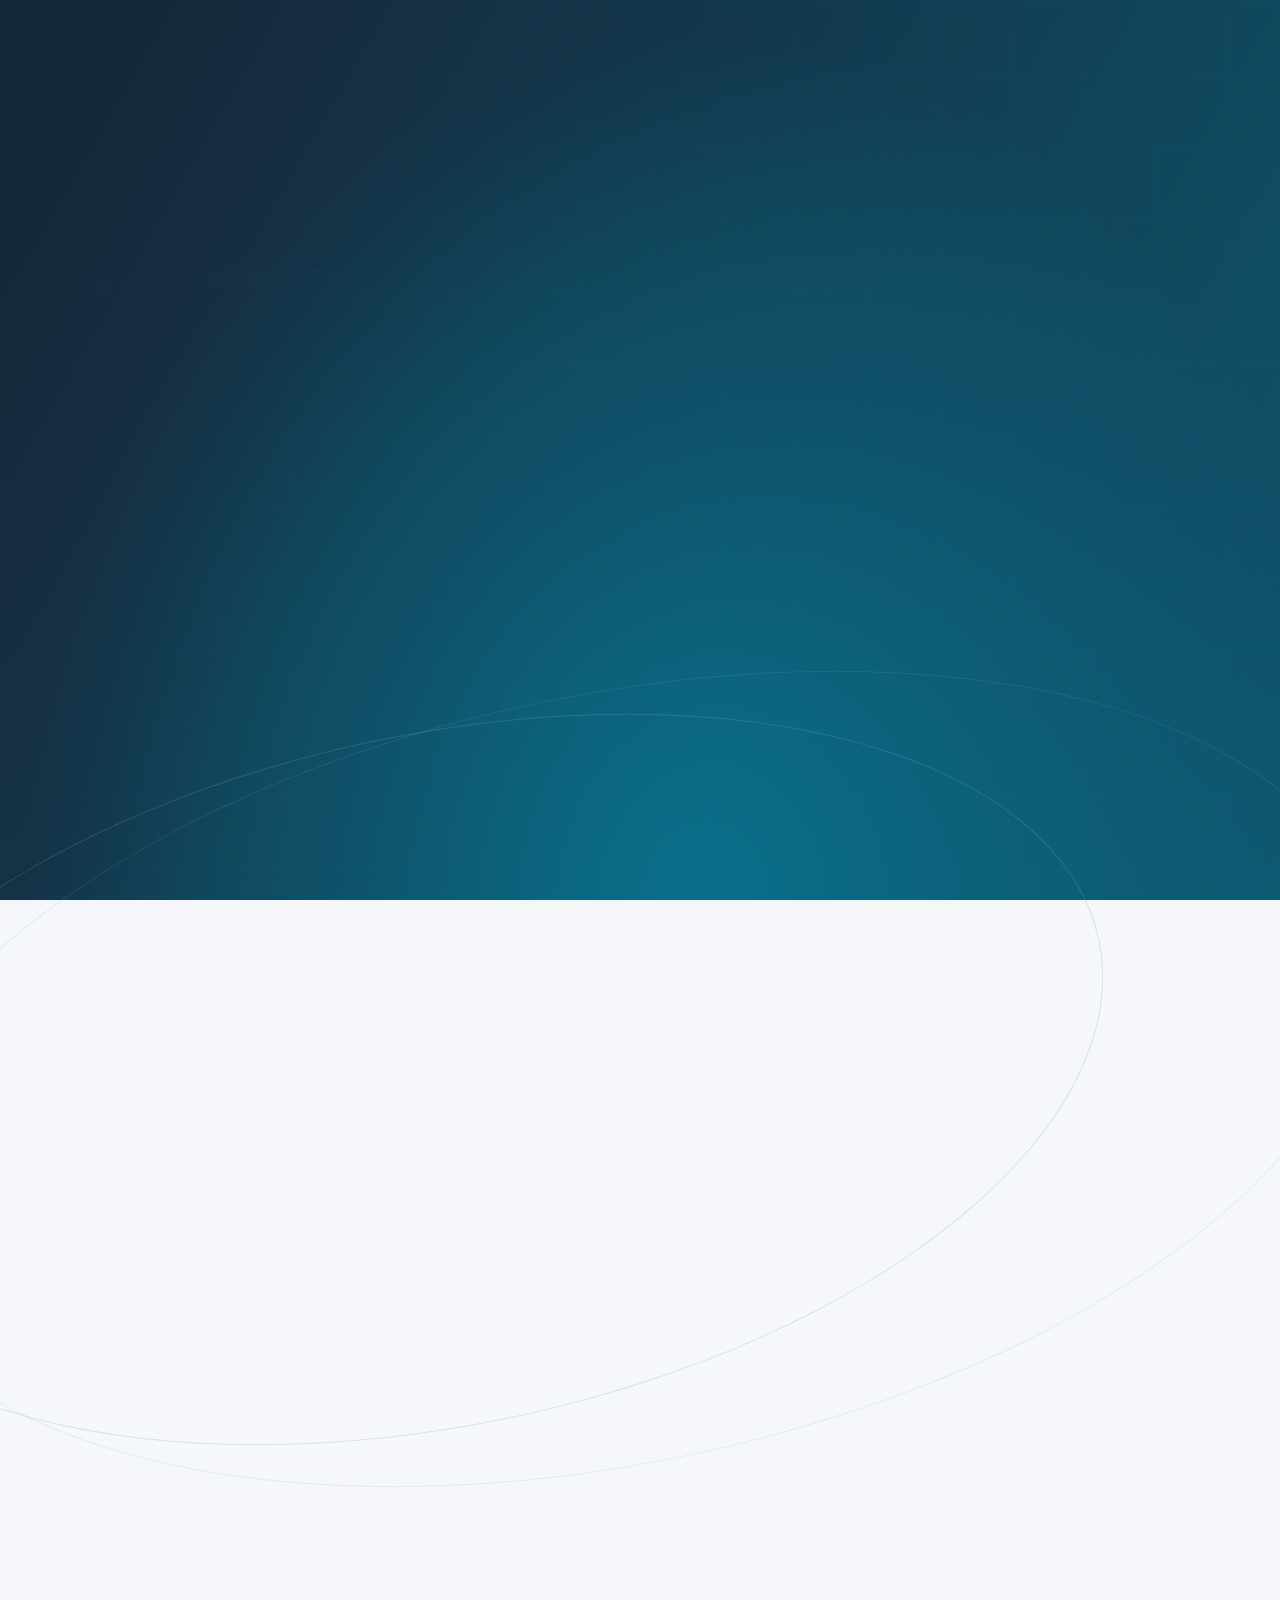
<file: index.html>
<!doctype html><html lang="zh-CN"><head><meta charset="utf-8"><meta name="viewport" content="width=device-width,initial-scale=1"><meta http-equiv="refresh" content="0;url=prototype/智驾_登录页_V2.html"><title>污水厂生产智驾运管平台</title></head><body><a href="prototype/智驾_登录页_V2.html">进入平台原型</a></body></html>
</file>
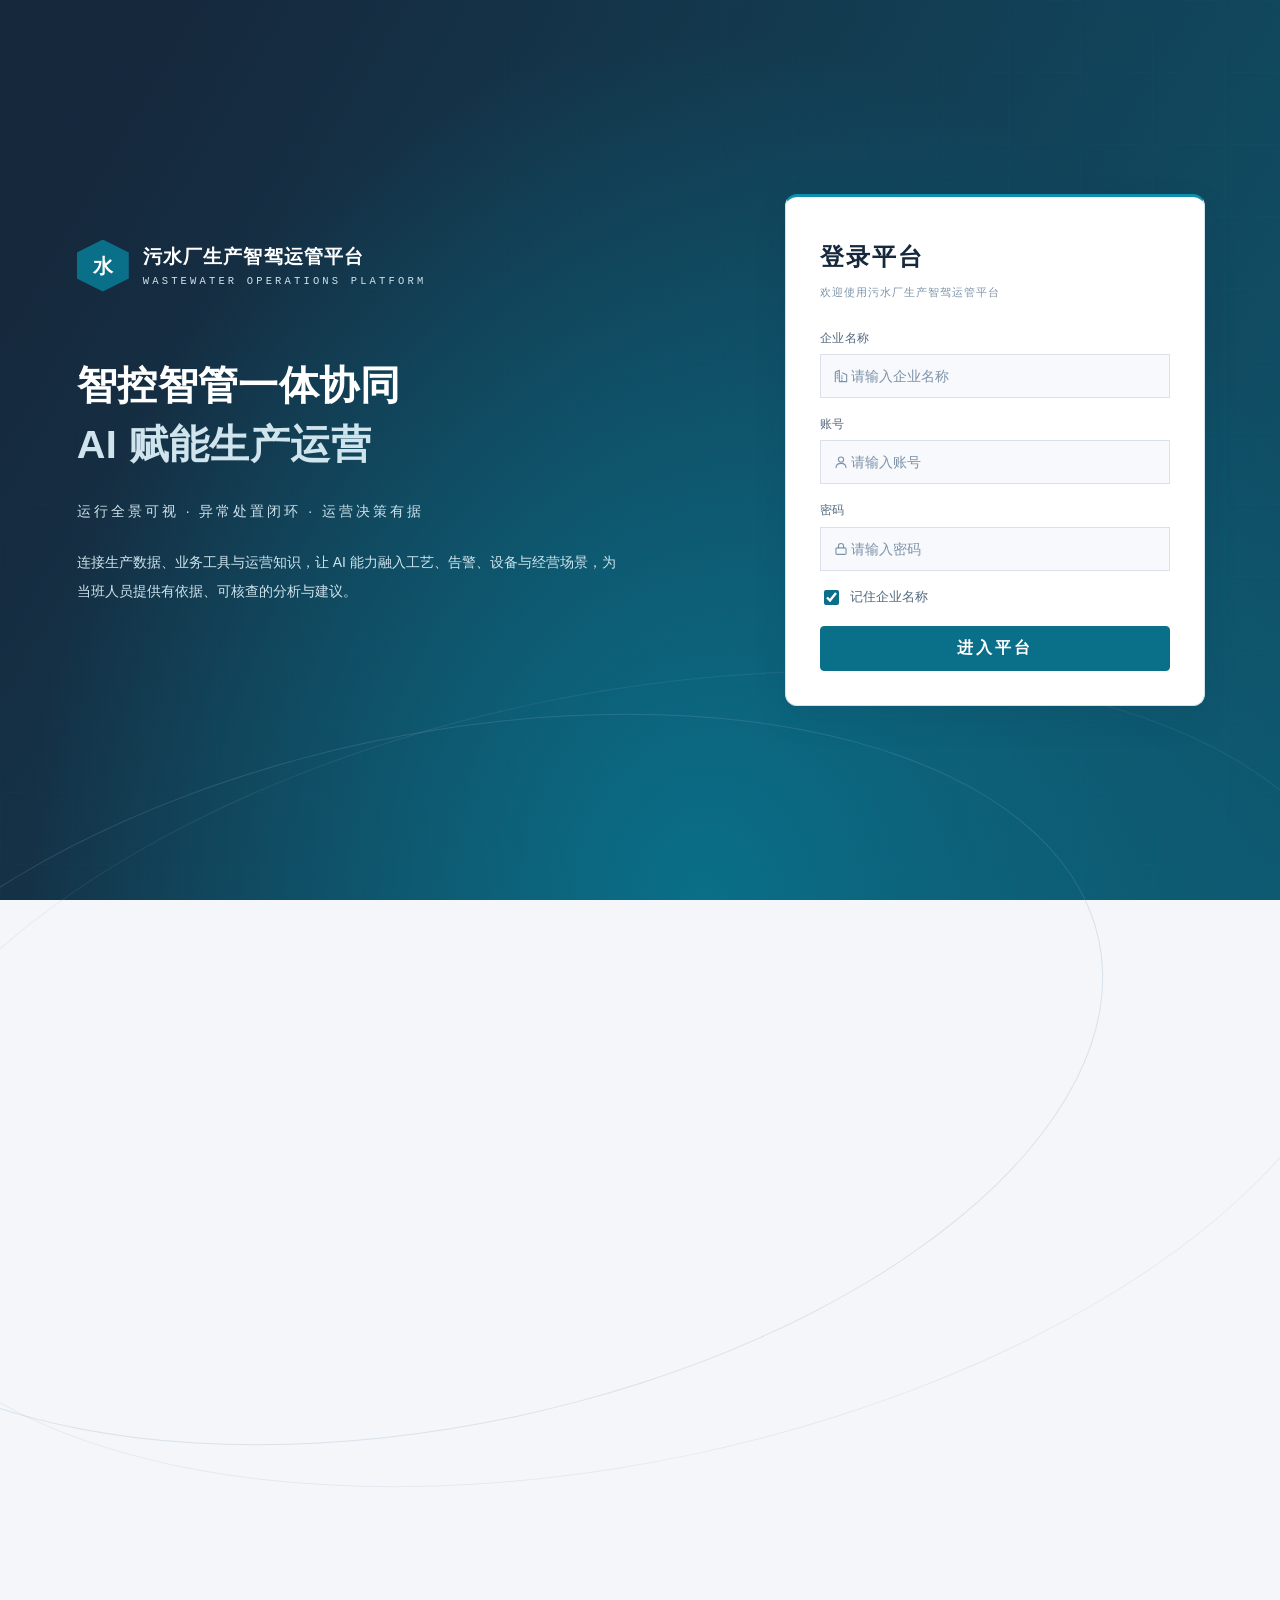
<file: prototype/智驾_登录页_V2.html>
<!doctype html>
<html lang="zh-CN" data-component-baseline="veridix-component-baseline-v1">
<head>
<!-- 2026-11-10：按污水厂项目资料调整品牌、业务表达及登录跳转；保留现有组件 -->
<meta charset="utf-8">
<meta name="viewport" content="width=device-width,initial-scale=1">
<title>污水厂生产智驾运管平台｜登录</title>
<!--
  入口页（不属任何二级菜单，不进入菜单框架内嵌）
  规范：rules/tech.md §4–§5（单文件自包含、不外链 CDN、色值单源）、rules/prototype.md §6（B 端界面原则）
  依赖：../assets/components/tokens.css + components.css；字体使用本地字体栈，不引外链字体
  页面级样式只写布局与装饰动效，控件一律用 vc-* 组件类
-->
<link rel="stylesheet" href="../assets/components/tokens.css">
<link rel="stylesheet" href="../assets/components/components.css">
<style>
  /* ===== 布局与装饰（颜色全部取令牌） ===== */
  html,body{height:100%}
  body{margin:0;overflow:hidden}

  .lg{display:flex;min-height:100vh}

  /* ---------- 左：品牌 ---------- */
  .lg-left{flex:1.25;position:relative;overflow:hidden;display:flex;flex-direction:column;
    justify-content:center;padding:8vh 6vw;
    background:
      radial-gradient(1200px 600px at -10% 110%,var(--glow-teal),transparent 60%),
      radial-gradient(900px 500px at 110% -20%,var(--glow-gold),transparent 60%),
      linear-gradient(160deg,var(--bg-page) 0%,var(--panel-bg) 55%,var(--bg-deep) 100%)}
  .lg-grid{position:absolute;inset:0;pointer-events:none;
    background-image:linear-gradient(var(--grid) 1px,transparent 1px),linear-gradient(90deg,var(--grid) 1px,transparent 1px);
    background-size:44px 44px;
    /* #000 仅作 mask 蒙版的不透明锚点，不参与主题配色（非色值单源适用范围） */
    mask-image:radial-gradient(120% 90% at 30% 40%,#000 30%,transparent 75%);
    -webkit-mask-image:radial-gradient(120% 90% at 30% 40%,#000 30%,transparent 75%)}
  .lg-net{position:absolute;inset:0;width:100%;height:100%;pointer-events:none;opacity:.8}
  .lg-net .edge{fill:none;stroke:var(--teal-l);stroke-width:1;stroke-dasharray:5 6;animation:flow 2.6s linear infinite}
  .lg-net .edge.amber{stroke:var(--gold-l);animation-duration:3.4s;animation-direction:reverse}
  @keyframes flow{to{stroke-dashoffset:-44}}
  .lg-net .node{fill:var(--panel-bg);stroke:var(--teal-web);stroke-width:1.5}
  .lg-net .node.amber{stroke:var(--gold-web)}
  .lg-net .halo{fill:var(--teal-web);opacity:.45;animation:halo 2.8s ease-out infinite}
  .lg-net .halo.amber{fill:var(--gold-web)}
  @keyframes halo{0%{r:4;opacity:.7}100%{r:22;opacity:0}}
  .lg-scan{position:absolute;left:0;right:0;height:120px;top:-140px;pointer-events:none;
    background:linear-gradient(180deg,transparent,var(--glow-teal),transparent);animation:scan 7s linear infinite}
  @keyframes scan{to{top:110%}}

  .lg-brand{position:relative;z-index:2;max-width:640px}
  .lg-kicker{display:flex;align-items:center;gap:14px;margin-bottom:34px;animation:riseIn .7s .1s both}
  .lg-kicker .vc-hex{width:52px;height:52px;font-size:20px}
  .lg-name b{display:block;font-family:var(--font-disp);font-size:19px;font-weight:700;letter-spacing:.06em;color:var(--ink)}
  .lg-name span{display:block;font-family:var(--font-num);font-size:10.5px;letter-spacing:.3em;
    color:var(--gray);text-transform:uppercase}
  .lg-slogan{margin:0;font-size:clamp(30px,4.2vw,54px);font-weight:900;line-height:1.25;letter-spacing:.04em;
    color:var(--ink);animation:riseIn .7s .25s both}
  .lg-slogan em{font-style:normal;color:var(--gold)}
  .lg-slogan .thin{display:block;margin-top:10px;font-family:var(--font-disp);font-weight:300;
    font-size:.36em;letter-spacing:.14em;color:var(--teal-web)}
  .lg-intro{margin-top:26px;max-width:520px;font-size:15px;color:var(--gray);animation:riseIn .7s .4s both}
  .lg-stats{display:flex;gap:14px;margin-top:44px;flex-wrap:wrap;animation:riseIn .7s .55s both}
  .lg-stat{min-width:120px;padding:12px 20px;background:var(--panel-bg);
    border:1px solid var(--line);box-shadow:var(--sh-card)}
  .lg-stat b{display:block;font-family:var(--font-disp);font-size:26px;font-weight:700;
    letter-spacing:.02em;color:var(--teal)}
  .lg-stat b i{font-style:normal;font-size:14px;font-weight:500;color:var(--gray)}
  .lg-stat span{font-size:12px;color:var(--gray)}
  .lg-stat:nth-child(2) b{color:var(--gold)}
  .lg-stat:nth-child(3) b{color:var(--ok)}
  @keyframes riseIn{from{opacity:0;transform:translateY(22px)}to{opacity:1;transform:none}}
  /* 入场动画的可访问性兜底：系统开启「减少动态效果」或页面被静态截图/打印时，直接呈现终态，
     避免 opacity:0 + both 让整页看起来是空的（2026-10-28） */
  @media (prefers-reduced-motion: reduce){
    .lg-kicker, .lg-slogan, .lg-intro, .lg-stats, .lg-card, .lg-marquee .track,
    .lg-net .edge, .lg-net .halo, .lg-scan{animation:none!important;opacity:1!important;transform:none!important}
  }

  .lg-marquee{position:absolute;left:0;right:0;bottom:0;z-index:2;overflow:hidden;
    border-top:1px solid var(--line-soft);background:var(--panel-bg);padding:12px 0}
  .lg-marquee .track{display:flex;gap:56px;width:max-content;animation:marq 26s linear infinite;
    font-family:var(--font-num);font-size:11.5px;letter-spacing:.12em;color:var(--gray-l);text-transform:uppercase}
  .lg-marquee .track b{color:var(--teal-web);font-weight:500}
  @keyframes marq{to{transform:translateX(-50%)}}

  /* ---------- 右：登录卡 ---------- */
  .lg-right{flex:1;min-width:420px;display:flex;align-items:center;justify-content:center;position:relative;
    background:linear-gradient(180deg,var(--panel-bg),var(--bg-page));border-left:1px solid var(--line-soft)}
  .lg-right::before{content:"";position:absolute;inset:0;pointer-events:none;
    background-image:linear-gradient(var(--grid) 1px,transparent 1px);background-size:100% 6px}
  .lg-card{position:relative;width:min(400px,84%);animation:riseIn .7s .3s both}
  .lg-card .corner{position:absolute;width:16px;height:16px;border:2px solid var(--gold-web)}
  .lg-card .c1{top:-6px;left:-6px;border-right:0;border-bottom:0}
  .lg-card .c2{top:-6px;right:-6px;border-left:0;border-bottom:0}
  .lg-card .c3{bottom:-6px;left:-6px;border-right:0;border-top:0}
  .lg-card .c4{bottom:-6px;right:-6px;border-left:0;border-top:0}
  .lg-card__inner{background:var(--panel-bg);border:1px solid var(--line);
    padding:38px 34px 30px;box-shadow:var(--sh-pop);
    clip-path:polygon(14px 0,100% 0,100% calc(100% - 14px),calc(100% - 14px) 100%,0 100%,0 14px)}
  .lg-card h2{margin:0;font-size:20px;font-weight:700;letter-spacing:.08em;color:var(--ink)}
  .lg-card .sub{margin:6px 0 26px;font-family:var(--font-num);font-size:11px;letter-spacing:.22em;
    color:var(--gray-l);text-transform:uppercase}
  .lg-row{display:flex;align-items:center;justify-content:space-between;margin:2px 0 18px}
  .lg-row label{display:flex;align-items:center;gap:8px;font-size:12.5px;color:var(--gray);cursor:pointer}
  .lg-row input[type=checkbox]{width:15px;height:15px;accent-color:var(--gold-d);cursor:pointer}
  .lg-row a{font-family:var(--font-num);font-size:12px;color:var(--teal-web);text-decoration:none}
  .lg-row a:hover{color:var(--gold);text-decoration:underline}
  .lg-submit{letter-spacing:.3em;font-family:var(--font-disp);font-size:16px;
    clip-path:polygon(10px 0,100% 0,100% calc(100% - 10px),calc(100% - 10px) 100%,0 100%,0 10px)}
  .lg-err{min-height:22px;margin:0 0 6px;font-family:var(--font-num);font-size:12.5px}

  /* ---------- 窄屏与打印 ---------- */
  @media (max-width:1100px){
    body{overflow:auto}
    .lg{flex-direction:column}
    .lg-left{padding:44px 26px 60px}
    .lg-right{border-left:0;border-top:1px solid var(--line-soft);padding:40px 26px 56px;min-width:0}
    .lg-marquee{position:static}
    .lg-net,.lg-grid{opacity:.5}
  }
  @media print{
    .lg-net,.lg-grid,.lg-scan,.lg-marquee,.lg-card .corner{display:none}
    body{overflow:visible;background:var(--panel-bg)}
  }

/* 2026-11-10：水务风格与 AI 智能体场景表达，能力为原型展示 */
.lg-left{flex:1.4;padding:5vh 5vw;background:linear-gradient(145deg,var(--navy),var(--teal));color:var(--panel-bg)}
.lg-grid{background-image:linear-gradient(var(--teal) 1px,transparent 1px),linear-gradient(90deg,var(--teal) 1px,transparent 1px);opacity:.28}
.lg-net{opacity:.15}.lg-scan{display:none}.lg-brand{max-width:740px}.lg-kicker{margin-bottom:30px}
.lg-name b,.lg-slogan{color:var(--panel-bg)}.lg-name span,.lg-intro{color:var(--teal-l)}
.lg-slogan{font-size:clamp(30px,3.2vw,48px);line-height:1.4;font-weight:700;letter-spacing:.01em}.lg-slogan em{color:var(--teal-l)}.lg-slogan .thin{color:var(--teal-l);font-size:14px;font-weight:400;letter-spacing:2px;margin-top:18px}
.lg-intro{font-size:14px;line-height:1.9;max-width:600px;margin-top:20px}
.lg-marquee{background:var(--navy);border-color:var(--gray);padding:10px 0}.lg-marquee .track{animation:none;color:var(--teal-l);gap:32px;justify-content:center;width:auto;font-family:var(--font-ui);letter-spacing:1px}.lg-marquee .track b{color:var(--panel-bg)}.lg-marquee .track span:nth-child(n+5){display:none}
.lg-right{flex:1;background:var(--bg-page)}.lg-right:before{display:none}.lg-card{width:min(420px,86%)}.lg-card .corner{display:none}.lg-card__inner{clip-path:none;border-radius:8px;padding:36px 32px;box-shadow:var(--sh-pop);border-top:3px solid var(--teal)}.lg-submit{clip-path:none;background:var(--teal)!important;color:var(--panel-bg)!important;border-color:var(--teal)!important;letter-spacing:3px}.lg-submit:hover{background:var(--teal-web)!important}
@media(max-height:800px) and (min-width:1101px){.lg-left{padding:30px 4vw 58px}.lg-kicker{margin-bottom:20px}.lg-slogan{font-size:36px}.lg-intro{margin-top:16px}.agent-panel{margin-top:20px}.agent-scenes{padding:16px;gap:14px}}
@media(max-width:1100px){.lg-left{padding:36px 26px 24px}.lg-marquee{margin:28px -26px -24px}.lg-slogan{font-size:36px}.lg-right{padding:36px 20px}}
@media(max-width:520px){.agent-scenes{grid-template-columns:1fr}.lg-name b{font-size:16px}.lg-slogan{font-size:28px}.agent-heading small{display:none}.lg-marquee .track{flex-wrap:wrap;gap:10px}.lg-card{width:100%}}

/* 2026-11-10：移除场景卡片，左右共用完整水务背景 */
body{background:var(--navy)}
.lg{position:relative;isolation:isolate;background:radial-gradient(ellipse at 55% 100%,var(--teal),transparent 68%),linear-gradient(120deg,var(--navy) 10%,var(--navy-2) 150%)}
.lg:before,.lg:after{content:"";position:absolute;z-index:-1;pointer-events:none;width:105vw;height:54vw;left:-18vw;bottom:-41vw;border:1px solid var(--steel);border-radius:50%;transform:rotate(-12deg);opacity:.24}
.lg:after{width:120vw;height:60vw;left:-12vw;bottom:-44vw;opacity:.15}
.lg-left{position:static;background:transparent;overflow:visible;flex:1.4;padding:8vh 6vw;justify-content:center}
.lg-right{background:transparent;border:0;flex:1;padding:48px 5vw 48px 0;min-width:420px}
.lg-grid{position:absolute;inset:0;background-size:72px 72px;opacity:.12;mask-image:linear-gradient(135deg,transparent,var(--navy));-webkit-mask-image:linear-gradient(135deg,transparent,var(--navy))}
.lg-net{display:none}.lg-marquee{display:none}
.lg-brand{max-width:720px;padding-bottom:40px}.lg-kicker{margin-bottom:64px}.lg-kicker .vc-hex{background:var(--teal);color:var(--panel-bg)}
.lg-slogan{font-size:clamp(32px,3.1vw,52px);line-height:1.5;font-weight:600}.lg-slogan .thin{font-size:14px;letter-spacing:3px;margin-top:26px}
.lg-intro{margin-top:26px;max-width:550px;font-size:14px;line-height:2.1;color:var(--teal-l)}
.lg-card{width:min(420px,100%)}.lg-card__inner{padding:40px 34px 34px;border:1px solid var(--teal-l);border-top:3px solid var(--teal-web);border-radius:12px;background:var(--panel-bg);box-shadow:var(--sh-pop)}
.lg-card h2{font-size:24px;letter-spacing:2px}.lg-card .sub{letter-spacing:1px;line-height:1.8;margin-bottom:24px}.lg-row input[type=checkbox]{accent-color:var(--teal)}
.lg-submit{border-radius:4px}.lg-row a:hover{color:var(--teal)}
@media(max-height:800px) and (min-width:1101px){.lg-left{padding:40px 5vw}.lg-kicker{margin-bottom:38px}.lg-slogan{font-size:38px}.lg-right{padding:30px 4vw 30px 0}}
@media(max-width:1100px){body{overflow:auto}.lg-left{padding:42px 7vw 24px}.lg-brand{padding:0;max-width:720px}.lg-kicker{margin-bottom:28px}.lg-right{padding:16px 7vw 48px;min-width:0}.lg-card{width:min(480px,100%)}.lg-slogan{font-size:36px}.lg-intro{max-width:650px;margin-top:18px}}
@media(max-width:520px){.lg-slogan{font-size:28px}.lg-slogan .thin{font-size:12px;letter-spacing:1px}.lg-card__inner{padding:30px 24px}.lg-name b{font-size:15px}.lg-name span{font-size:9px;letter-spacing:1px}}
</style>
</head>
<body class="vc-page">

<div class="lg">

  <!-- ============ 左：品牌与说明 ============ -->
  <section class="lg-left">
    <div class="lg-grid" aria-hidden="true"></div>

    <!-- 数据流拓扑（装饰，颜色取令牌） -->
    <svg class="lg-net" viewBox="0 0 1200 800" preserveAspectRatio="xMidYMid slice" aria-hidden="true">
      <path class="edge" d="M120 640 L360 430 L640 520 L900 300 L1120 380"/>
      <path class="edge amber" d="M360 430 L420 180 L760 120 L1060 220"/>
      <path class="edge" d="M640 520 L420 180"/>
      <path class="edge amber" d="M760 120 L900 300"/>
      <path class="edge" d="M120 640 L300 760 L700 740 L1120 620"/>
      <g>
        <circle class="halo" cx="360" cy="430" r="4"/><circle class="node" cx="360" cy="430" r="5"/>
        <circle class="halo amber" cx="760" cy="120" r="4"/><circle class="node amber" cx="760" cy="120" r="6"/>
        <circle class="halo" cx="640" cy="520" r="4"/><circle class="node" cx="640" cy="520" r="5"/>
        <circle class="halo amber" cx="900" cy="300" r="4"/><circle class="node amber" cx="900" cy="300" r="5"/>
        <circle class="halo" cx="120" cy="640" r="4"/><circle class="node" cx="120" cy="640" r="5"/>
        <circle class="node" cx="1120" cy="380" r="5"/><circle class="node" cx="420" cy="180" r="4"/>
        <circle class="node" cx="1060" cy="220" r="4"/><circle class="node" cx="300" cy="760" r="4"/>
      </g>
    </svg>
    <div class="lg-scan" aria-hidden="true"></div>

    <div class="lg-brand">
      <div class="lg-kicker">
        <div class="vc-hex">水</div>
        <div class="lg-name">
          <b>污水厂生产智驾运管平台</b>
          <span>Wastewater Operations Platform</span>
        </div>
      </div>

      <!-- 2026-11-10：主视觉文案依据蓝图方案“建设背景与目标、设计准则”提炼 -->
      <h1 class="lg-slogan">智控智管一体协同<br><em>AI 赋能生产运营</em><span class="thin">运行全景可视 · 异常处置闭环 · 运营决策有据</span></h1>

      <p class="lg-intro">连接生产数据、业务工具与运营知识，让 AI 能力融入工艺、告警、设备与经营场景，为当班人员提供有依据、可核查的分析与建议。</p>

      
    </div>

    <div class="lg-marquee" aria-hidden="true">
      <div class="track"><span><b>生产监测</b> 掌握运行动态</span><span><b>业务协同</b> 贯通执行过程</span><span><b>运营分析</b> 支撑管理决策</span><span><b>知识服务</b> 辅助业务工作</span><span><b>生产监测</b> 掌握运行动态</span><span><b>业务协同</b> 贯通执行过程</span><span><b>运营分析</b> 支撑管理决策</span><span><b>知识服务</b> 辅助业务工作</span></div>
    </div>
  </section>

  <!-- ============ 右：登录平台 ============ -->
  <section class="lg-right">
    <form class="lg-card" id="loginForm" novalidate>
      <i class="corner c1"></i><i class="corner c2"></i><i class="corner c3"></i><i class="corner c4"></i>

      <div class="lg-card__inner">
        <h2>登录平台</h2>
        <div class="sub">欢迎使用污水厂生产智驾运管平台</div>

        <div class="vc-alert vc-alert--err lg-err" id="msg" role="alert" aria-live="polite" hidden></div>

        <div class="vc-field">
          <label class="vc-field__label" for="corp"><span>企业名称</span></label>
          <div class="vc-input-group" id="corpWrap">
            <svg class="vc-input-group__icon" viewBox="0 0 24 24" fill="none" stroke="currentColor" stroke-width="1.7" stroke-linecap="round" stroke-linejoin="round" aria-hidden="true">
              <path d="M3.5 20.5V6.2l6-2.7v17M9.5 20.5h11V10l-6-2.4"/>
              <path d="M6 8.4h1.2M6 11.6h1.2M6 14.8h1.2M12.6 12h1.2M12.6 15.2h1.2M12.6 18.4h1.2"/>
            </svg>
            <input id="corp" type="text" placeholder="请输入企业名称" autocomplete="organization" spellcheck="false">
          </div>
        </div>

        <div class="vc-field">
          <label class="vc-field__label" for="user"><span>账号</span></label>
          <div class="vc-input-group" id="userWrap">
            <svg class="vc-input-group__icon" viewBox="0 0 24 24" fill="none" stroke="currentColor" stroke-width="1.7" stroke-linecap="round" stroke-linejoin="round" aria-hidden="true">
              <circle cx="12" cy="8.4" r="3.9"/><path d="M4.6 20.4c0-4 3.3-6.4 7.4-6.4s7.4 2.4 7.4 6.4"/>
            </svg>
            <input id="user" type="text" placeholder="请输入账号" autocomplete="username" spellcheck="false">
          </div>
        </div>

        <div class="vc-field">
          <label class="vc-field__label" for="pwd"><span>密码</span></label>
          <div class="vc-input-group" id="pwdWrap">
            <svg class="vc-input-group__icon" viewBox="0 0 24 24" fill="none" stroke="currentColor" stroke-width="1.7" stroke-linecap="round" stroke-linejoin="round" aria-hidden="true">
              <rect x="4.4" y="10.4" width="15.2" height="9.6" rx="1.6"/>
              <path d="M8.2 10.4V7.6a3.8 3.8 0 0 1 7.6 0v2.8"/>
            </svg>
            <input id="pwd" type="password" placeholder="请输入密码" autocomplete="current-password">
          </div>
        </div>

        <div class="lg-row">
          <label><input type="checkbox" id="remember" checked>记住企业名称</label>
          
        </div>

        <button type="submit" class="vc-btn vc-btn--brand vc-btn--lg vc-btn--block lg-submit" id="submitBtn">进入平台</button>
      </div>
    </form>
  </section>
</div>

<script>
(function(){
  "use strict";

  var form = document.getElementById("loginForm");
  var corp = document.getElementById("corp");
  var user = document.getElementById("user");
  var pwd  = document.getElementById("pwd");
  var msg  = document.getElementById("msg");
  var btn  = document.getElementById("submitBtn");
  var remember = document.getElementById("remember");
  var LS = "waterplant.login.corp";

  try{
    var saved = localStorage.getItem(LS);
    if(saved){ corp.value = saved; }
  }catch(e){}

  remember.addEventListener("change", function(){
    if(!remember.checked){ try{ localStorage.removeItem(LS); }catch(e){} }
  });

  /* 提示就在卡片内呈现，不使用 Toast */
  function showMsg(t, ok){
    msg.textContent = t;
    msg.className = "vc-alert " + (ok ? "vc-alert--ok" : "vc-alert--err") + " lg-err";
    msg.hidden = false;
  }
  function hideMsg(){ msg.hidden = true; msg.textContent = ""; }

  [[corp,"corpWrap"],[user,"userWrap"],[pwd,"pwdWrap"]].forEach(function(pair){
    pair[0].addEventListener("input", function(){
      document.getElementById(pair[1]).classList.remove("is-invalid");
      hideMsg();
    });
  });

  function validate(){
    var bad = null;
    if(!corp.value.trim()){ document.getElementById("corpWrap").classList.add("is-invalid"); bad = bad || corp; }
    if(!user.value.trim()){ document.getElementById("userWrap").classList.add("is-invalid"); bad = bad || user; }
    if(!pwd.value){ document.getElementById("pwdWrap").classList.add("is-invalid"); bad = bad || pwd; }
    if(bad){
      showMsg("请填写完整的企业名称、账号与密码。", false);
      bad.focus();
      return false;
    }
    return true;
  }

  form.addEventListener("submit", function(ev){
    ev.preventDefault();
    if(!validate()) return;

if(remember.checked){ try{ localStorage.setItem(LS, corp.value.trim()); }catch(e){} }
    /* 当前租户：无论是否勾选“记住”，都写入本次登录的企业名称，供菜单页显示 */
    try{ localStorage.setItem("waterplant.tenant", corp.value.trim()); localStorage.setItem("waterplant.user", user.value.trim()); }catch(e){}

    btn.disabled = true;
    btn.textContent = "登录中…";
    hideMsg();

    /* 原型：不接后端，校验通过即进入菜单页（真实项目在此调用 POST /api/login，
       成功后同样跳转统一菜单页；失败则就地提示，不跳转） */
    setTimeout(function(){
      btn.textContent = "进入中…";
      location.href = "智驾_菜单页_V0.1.html";
    }, 600);
  });

})();
</script>
</body>
</html>
</file>
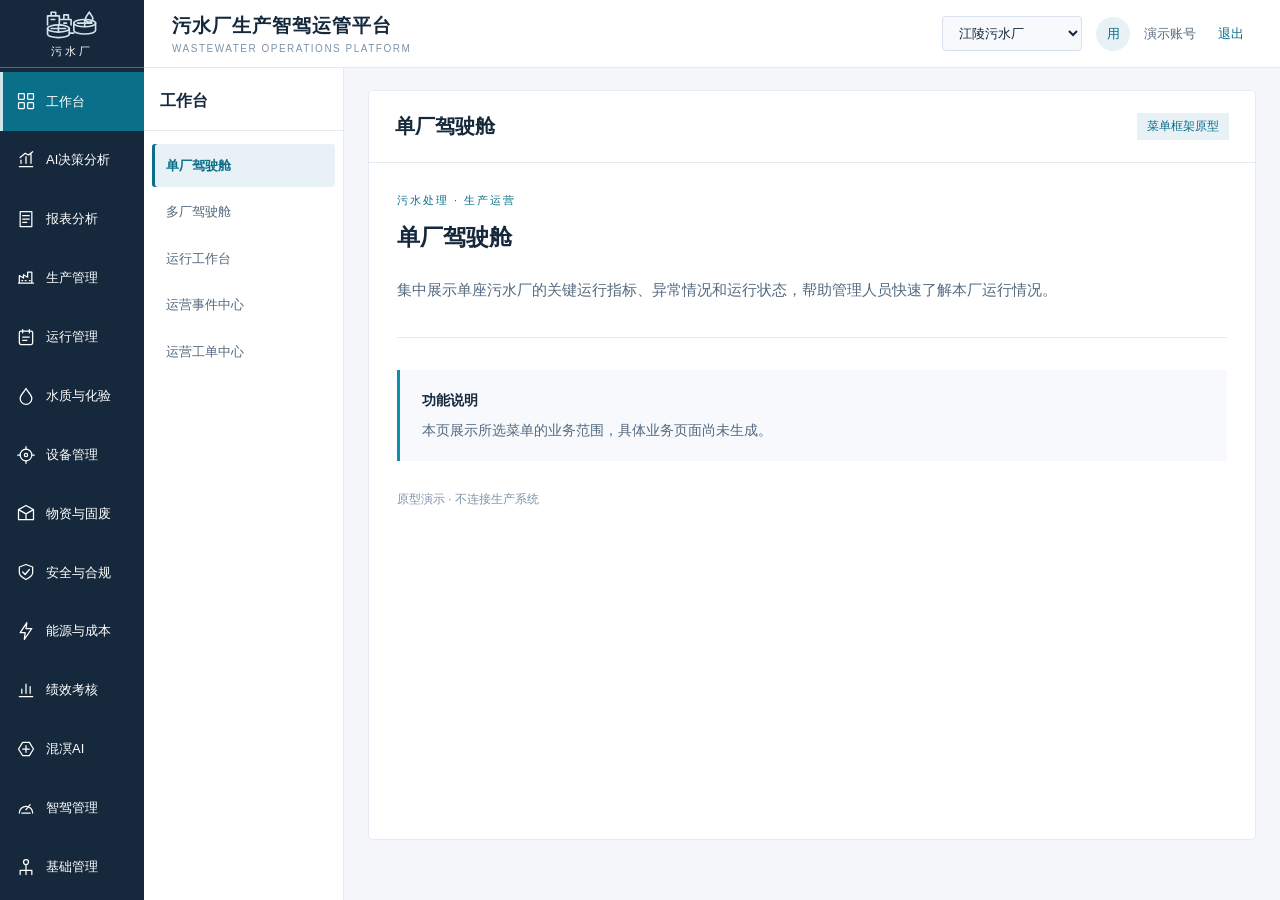
<file: prototype/智驾_菜单页_V0.1.html>
<!doctype html>
<html lang="zh-CN"><head><meta charset="utf-8"><meta name="viewport" content="width=device-width,initial-scale=1">
<title>污水厂生产智驾运管平台｜菜单</title>
<!-- 2026-11-10：按用户标注删除设备健康与异常监测、视频识别算法、视频事件、跨业务数据查询、区域运营汇总五个入口 -->
<!-- 2026-11-10：单功能分组直接展示可点击功能入口，省略分组标题、展开箭头及面包屑中间层 -->
<!-- 2026-11-10：单分组与模块同名时直接展示菜单，并去除面包屑重复层级 -->
<!-- 2026-11-10：按用户指定顺序调整左侧14个模块，图标随模块同步排序 -->
<!-- 2026-11-10：按 PC端功能清单 第2—147行构建三级导航；排除148—155行；本页仅为菜单框架 -->
<!-- 2026-11-10：工作台下新增AI决策分析，集中告警AI报告、化验AI报告、智驾AI报告，移除原位置入口 -->
<link rel="stylesheet" href="../assets/components/tokens.css"><link rel="stylesheet" href="../assets/components/components.css">
<style>
*{box-sizing:border-box}body{margin:0;font-family:var(--font-ui);color:var(--ink);background:var(--bg-page);font-size:14px}button,input{font:inherit}button{cursor:pointer}button:focus-visible,a:focus-visible,input:focus-visible{outline:2px solid var(--teal-web);outline-offset:-2px}
.shell{height:100vh;display:grid;grid-template-columns:106px 246px minmax(0,1fr);grid-template-rows:76px minmax(0,1fr)}
.rail{grid-row:1/3;background:var(--navy);color:var(--panel-bg);display:flex;flex-direction:column;min-height:0}.logo{height:76px;flex:none;display:grid;place-content:center;text-align:center;border-bottom:1px solid var(--steel);font-size:24px;font-weight:700}.logo small{font-size:10px;letter-spacing:3px;font-weight:400}.modules{overflow-y:auto;scrollbar-width:thin;flex:1}.module{border:0;border-left:3px solid transparent;background:none;color:inherit;width:100%;padding:15px 5px;display:flex;align-items:center;flex-direction:column;gap:7px;font-size:13px;line-height:1.4}.module svg{width:24px;height:24px}.module:hover{background:var(--teal)}.module.active{background:var(--teal-web);border-left-color:var(--gold-l)}
.top{grid-column:2/4;display:flex;align-items:center;justify-content:space-between;padding:0 28px;background:var(--panel-bg);border-bottom:1px solid var(--line-soft);gap:20px}.brand{font-size:20px;font-weight:700;letter-spacing:1px}.brand small{font-size:11px;color:var(--gray-l);display:block;font-weight:400;letter-spacing:2px;margin-top:4px}.account{display:flex;align-items:center;gap:14px;font-size:13px;color:var(--gray)}.avatar{background:var(--info-bg);color:var(--teal);width:34px;height:34px;display:grid;place-items:center;border-radius:50%}.plain{border:0;background:none;color:var(--teal);padding:8px}
.sidebar{background:var(--panel-bg);border-right:1px solid var(--line-soft);min-height:0;display:flex;flex-direction:column}.side-heading{padding:24px 20px 14px;display:flex;align-items:center;justify-content:space-between}.side-heading h2{margin:0;font-size:17px}.apps{overflow:auto;flex:1;padding:0 10px 18px}.app-head{border:0;background:none;width:100%;padding:14px 12px;display:flex;align-items:center;justify-content:space-between;color:var(--ink);text-align:left;font-weight:600}.chevron{color:var(--gray-l);font-size:12px}.children[hidden]{display:none}.menu-item{display:block;border:0;background:none;color:var(--gray);text-align:left;width:100%;padding:11px 14px 11px 28px;border-radius:4px;line-height:1.5;white-space:pre-line}.menu-item:hover{background:var(--bg-soft);color:var(--teal)}.menu-item.active{background:var(--info-bg);color:var(--teal);font-weight:600;box-shadow:inset 3px 0 var(--teal-web)}
.main{padding:22px 24px;overflow:auto;min-width:0}.content{background:var(--panel-bg);border:1px solid var(--line-soft);min-height:calc(100% - 38px);border-radius:5px;overflow:hidden}.content-head{padding:22px 26px;border-bottom:1px solid var(--line-soft);display:flex;justify-content:space-between;align-items:center;gap:15px}.content-head h1{font-size:20px;margin:0;white-space:pre-line}.badge{font-size:12px;background:var(--info-bg);color:var(--teal);padding:5px 10px;white-space:nowrap}.intro{padding:30px 28px;max-width:960px}.eyebrow{font-size:11px;letter-spacing:2px;color:var(--teal);font-family:var(--font-num)}.intro h2{font-size:24px;margin:12px 0 20px;line-height:1.5;white-space:pre-line}.desc{font-size:15px;line-height:2;color:var(--gray);white-space:pre-line;max-width:790px}.divider{height:1px;background:var(--line-soft);margin:32px 0}.note{border-left:3px solid var(--gold-web);background:var(--bg-soft);padding:18px 22px;color:var(--gray);line-height:1.8}.note strong{display:block;color:var(--ink);margin-bottom:5px}.empty{padding:20px;color:var(--gray-l)}.footer{padding-top:30px;font-size:12px;color:var(--gray-l)}
@media(max-width:1050px){.shell{grid-template-columns:88px 222px minmax(0,1fr)}.top{padding:0 18px}.brand{font-size:17px}.account .tenant{display:none}.main{padding:18px}.intro{padding:24px}.module{font-size:12px}}@media(max-width:720px){.shell{grid-template-columns:76px 190px minmax(260px,1fr)}.brand small{display:none}.account{gap:4px}.top{padding:0 12px}.brand{font-size:15px}.content-head{padding:18px}.badge{display:none}.main{padding:12px}.intro h2{font-size:20px}}

/* 2026-11-10：水务工业风；移除第二列菜单计数与搜索，保留菜单数据及层级 */
.shell{grid-template-columns:112px 232px minmax(0,1fr);grid-template-rows:68px minmax(0,1fr)}
.logo{height:68px;border-bottom-color:var(--gray);font-size:25px}.logo small{font-size:9px;letter-spacing:2px}
.modules{padding:8px 0;scrollbar-color:var(--gray) var(--navy)}
.module{padding:11px 8px;gap:5px;font-size:12px;min-height:73px;transition:background .15s}.module svg{width:22px;height:22px;stroke-linecap:round;stroke-linejoin:round}
.module.active{background:var(--teal);border-left-color:var(--teal-l)}.module:hover{background:var(--navy-2)}
.brand{font-size:19px}.brand small{font-size:10px;letter-spacing:1.5px}
.side-heading{padding:22px 20px 18px;border-bottom:1px solid var(--line-soft);margin-bottom:10px}.side-heading h2{font-size:16px;line-height:1.6}
.apps{padding:0 10px 18px;scrollbar-width:thin}.app-head{padding:13px 12px;font-size:14px}.app-head:hover{color:var(--teal);background:var(--bg-soft)}
.menu-item{font-size:13px;padding:10px 12px 10px 27px;border-radius:3px}.menu-item.active{box-shadow:inset 3px 0 var(--teal);background:var(--info-bg)}
.note{border-left-color:var(--teal-web)}.eyebrow{font-family:var(--font-ui);letter-spacing:2px}.intro h2{font-size:23px}
@media(max-width:1050px){.shell{grid-template-columns:96px 216px minmax(0,1fr)}}
@media(max-width:720px){.shell{grid-template-columns:80px 180px minmax(260px,1fr)}}
/* 2026-11-10：左上标识改为污水处理厂图形 */
.logo{gap:3px}.logo .plant-logo{width:58px;height:34px;display:block;margin:auto;color:var(--teal-l)}.logo small{font-size:11px;letter-spacing:3px;line-height:1.4}
/* 2026-11-10：企业下水厂选择，固定五个演示选项 */
.plant-select{font:inherit;color:var(--ink);background:var(--bg-soft);border:1px solid var(--line);border-radius:4px;padding:8px 30px 8px 12px;min-width:140px;cursor:pointer}.plant-select:hover{border-color:var(--teal-web)}.plant-select:focus-visible{outline:2px solid var(--teal-web);outline-offset:2px}

/* 2026-11-10：模块导航恢复完整名称，保留按可用高度均分的紧凑布局 */
.modules{display:flex;flex-direction:column;padding:4px 0;min-height:0;overflow-y:auto}
.module{flex:1 0 38px;min-height:38px;padding:3px 4px;gap:3px;justify-content:center;font-size:12px;line-height:1.2}
.module svg{width:19px;height:19px;flex-shrink:0}
@media(max-height:760px){.module{flex-direction:row;gap:9px;min-height:34px;flex-basis:34px}.module svg{width:18px;height:18px}}

/* 2026-11-10：模块图标与名称同行，收窄应用导航列 */
.shell{grid-template-columns:144px 200px minmax(0,1fr)}
.module{flex-direction:row;justify-content:flex-start;align-items:center;gap:10px;padding:6px 13px;font-size:13px;white-space:nowrap;min-height:36px;flex:1 0 36px}
.module svg{width:20px;height:20px;flex:0 0 20px}
.side-heading{padding:20px 16px 16px}.apps{padding:0 8px 16px}.app-head{padding:12px 9px}.menu-item{padding:10px 10px 10px 22px}
@media(max-width:1050px){.shell{grid-template-columns:136px 190px minmax(0,1fr)}.module{padding:5px 10px;gap:8px;font-size:12px}}
@media(max-width:720px){.shell{grid-template-columns:132px 176px minmax(260px,1fr)}}
/* 2026-11-10：工作台集中五个入口，直接显示第二列菜单 */
.direct-item{padding:12px 14px;margin:3px 0}.module{min-height:34px;flex-basis:34px}
/* 2026-11-10：集成管理归入基础管理第二列 */
/* 2026-11-11：企业管理、水厂管理业务原型入口 */
.org-frame{width:100%;height:100%;min-height:0;border:0;display:block;background:var(--bg-page)}
.main:has(.org-loaded){overflow:hidden;min-height:0}.content.org-loaded{padding:0;background:transparent;border:0;height:100%;min-height:0}.content.org-loaded>.content-head,.content.org-loaded>.intro{display:none}
</style></head><body><div class="shell">
<aside class="rail"><div class="logo" aria-label="污水厂平台"><svg class="plant-logo" viewBox="0 0 64 36" fill="none" stroke="currentColor" stroke-width="1.8" stroke-linecap="round" stroke-linejoin="round" aria-hidden="true"><path d="M5 19V9h13v10M9 9V5h5v4M18 19V13h13v6M23 13V8h5v5"/><path d="M9 13h4m10 4h3"/><ellipse cx="17" cy="23" rx="12" ry="4"/><path d="M5 23v6c0 2.2 5.4 4 12 4s12-1.8 12-4v-6M17 19v8m-8-4h16"/><ellipse cx="46" cy="17" rx="12" ry="4"/><path d="M34 17v8c0 2.2 5.4 4 12 4s12-1.8 12-4v-8M46 13v8m-8-4h16M29 28h5M51 5c-2 3-4 5-4 7a4 4 0 0 0 8 0c0-2-2-4-4-7"/></svg><small>污水厂</small></div><nav class="modules" id="modules" aria-label="模块"></nav></aside>
<header class="top"><div class="brand">污水厂生产智驾运管平台<small>WASTEWATER OPERATIONS PLATFORM</small></div><div class="account"><select class="plant-select" id="plantSelect" aria-label="当前水厂" title="选择企业下的水厂"><option value="江陵污水厂">江陵污水厂</option><option value="安溪污水厂">安溪污水厂</option><option value="稀金污水厂">稀金污水厂</option><option value="青浦污水厂">青浦污水厂</option><option value="沙河污水厂">沙河污水厂</option></select><span class="avatar" aria-hidden="true">用</span><span id="user">演示账号</span><button class="plain" id="logout">退出</button></div></header>
<aside class="sidebar"><div class="side-heading"><h2 id="moduleName"></h2></div><nav class="apps" id="apps" aria-label="应用与菜单功能"></nav></aside>
<main class="main"><section class="content"><header class="content-head"><h1 id="pageTitle"></h1><span class="badge">菜单框架原型</span></header><div class="intro"><div class="eyebrow">污水处理 · 生产运营</div><h2 id="introTitle"></h2><p class="desc" id="description"></p><div class="divider"></div><div class="note"><strong>功能说明</strong>本页展示所选菜单的业务范围，具体业务页面尚未生成。</div><div class="footer">原型演示 · 不连接生产系统</div></div></section></main>
</div><script id="menuData" type="application/json">[{"name": "工作台", "direct": true, "apps": [{"name": "工作台", "items": [{"name": "单厂驾驶舱", "description": "集中展示单座污水厂的关键运行指标、异常情况和运行状态，帮助管理人员快速了解本厂运行情况。", "row": 2}, {"name": "多厂驾驶舱", "description": "汇总授权范围内多座污水厂的关键指标、异常信息与评级进展，便于跨厂对比和识别需要重点关注的厂区。", "row": 3}, {"name": "运行工作台", "description": "围绕运行工作台，开展当班任务及完成进度、运行计划执行情况、待办工单与异常事件聚合等业务，便于聚焦运行任务、计划和事件执行情况。", "row": 18}, {"name": "运营事件中心", "description": "围绕运营事件中心，开展事件登记及分类分级、关联告警、工单和设备、责任人和处理流程流转等业务，便于明确责任与跟踪处置结果。", "row": 20}, {"name": "运营工单中心", "description": "围绕运营工单中心，开展工单创建/指派/优先级、接单及现场执行记录、处理反馈、附件与工时等业务，便于从派工到验收完成闭环。", "row": 19}]}]}, {"name": "AI决策分析", "direct": true, "apps": [{"name": "AI决策分析", "items": [{"name": "告警AI报告", "description": "围绕告警AI报告，开展站岗风险规则、任务与运行状态查询、识别出的风险记录和分级、风险时间线与关联监测数据等业务，便于查看持续监测的风险和处置去向。", "row": 9}, {"name": "化验AI报告", "description": "围绕化验报告，开展按时间/样品生成报告、检验结果自动汇总、异常结果附注与复核意见等业务，便于汇总结果、审签和导出。", "row": 53}, {"name": "智驾AI报告", "description": "围绕智驾报告，开展自评报告生成与审核、申报材料及证据清单导出、正式认证证书录入与核验等业务，便于输出自评佐证并跟踪正式认定。", "row": 146}]}]}, {"name": "报表分析", "apps": [{"name": "报表分析", "items": [{"name": "运行日报", "description": "围绕运行日报，开展日/周/月报模板切换、授权数据自动汇总、人工文字及异常说明等业务，便于形成规范化运营报告。", "row": 105}, {"name": "运行月报", "description": "围绕运行月报，开展日/周/月报模板切换、授权数据自动汇总、人工文字及异常说明等业务，便于形成规范化运营报告。", "row": 106}, {"name": "运行周报", "description": "围绕运行周报，开展日/周/月报模板切换、授权数据自动汇总、人工文字及异常说明等业务，便于形成规范化运营报告。", "row": 107}]}]}, {"name": "生产管理", "apps": [{"name": "生产监测", "items": [{"name": "实时监测", "description": "实时展示进出水及关键工艺指标，按厂区、工艺单元或指标查看当前数据与变化，帮助运行人员发现异常。", "row": 4}, {"name": "历史监测", "description": "查询指定时间范围内的历史水质和工艺数据，通过趋势曲线和时段对比分析运行变化，追溯异常情况。", "row": 5}, {"name": "工艺流程", "description": "以流程视图展示各工艺段、设备及关键参数状态，帮助运行人员了解控制模式和工艺运行情况，定位需要核查的设备或环节。", "row": 6}, {"name": "工艺智控日志", "description": "集中查看单元级与全厂级控制策略及更新、运行日志，用于了解策略变化、查询执行记录和追溯控制过程。", "row": 7}, {"name": "工艺智控时序分布", "description": "按时间轴展示自动、人工及异常控制状态，统计自主运行时长与人工接管情况，为运行复盘和智驾评价提供依据。", "row": 8}, {"name": "告警规则", "description": "维护告警触发条件、分类分级及适用范围，为运行异常识别和后续处置提供统一规则依据。", "row": 10}, {"name": "实时告警", "description": "围绕实时告警，开展按时间、类型、级别及状态查询事项、查看异常内容、关联设备和监测数据、确认、分派并登记处置措施与处理结果等业务，便于筛选、确认并关联处置事件。", "row": 11}, {"name": "历史告警", "description": "围绕历史告警，开展按时间、类型、级别及状态查询事项、查看异常内容、关联设备和监测数据、确认、分派并登记处置措施与处理结果等业务，便于筛选、确认并关联处置事件。", "row": 12}]}, {"name": "视频监控", "items": [{"name": "设备注册中心", "description": "集中登记摄像头及所属区域、接入信息和在线状态，为视频查看与事件关联提供设备基础资料。", "row": 13}, {"name": "实时视频", "description": "围绕实时视频，开展授权摄像头清单及区域筛选、视频查看与切换、摄像头离线状态提示等业务，便于查看授权摄像头实时画面。", "row": 14}, {"name": "历史视频", "description": "按摄像头和时间范围查询历史录像，回看现场画面，为异常事件核查和处置追溯提供依据。", "row": 15}]}]}, {"name": "运行管理", "apps": [{"name": "计划任务", "items": [{"name": "计划任务", "description": "围绕计划任务，开展新增与编辑运行计划、周期/工艺/负责人设置、计划发布和调整留痕等业务，便于制定计划并落实为任务。", "row": 21}, {"name": "计划工单", "description": "围绕计划工单，开展创建或接收任务并关联计划、设备或样品、指派责任人、执行期限及优先级、记录执行过程、检查结果、附件和异常情况等业务，便于制定计划并落实为任务。", "row": 22}]}, {"name": "排班管理", "items": [{"name": "班组设置", "description": "维护运行班组信息及组织关系，为人员安排和班组业务管理提供基础", "row": 23}, {"name": "班次设置", "description": "配置班次名称、时间范围及交接规则，作为排班和运行记录的基础", "row": 24}, {"name": "排班计划", "description": "安排人员或班组的值班班次，便于查看和管理计划安排", "row": 25}, {"name": "调班管理", "description": "登记和处理人员调班申请，记录调整前后的班次及相关审批信息", "row": 26}]}, {"name": "运行记录", "items": [{"name": "交接班管理", "description": "记录交接事项、设备与工艺运行情况及待办问题，便于班组间连续交接", "row": 27}, {"name": "运行事件管理", "description": "围绕运行事件管理，开展当班运行记录填写、异常工况与重要操作登记、自动关联授权生产数据等业务，便于填报、核查并保留运行日志。", "row": 28}, {"name": "运行规则模版", "description": "围绕运行规则模版，开展运行日志模板管理、巡检/工单常用字典与状态规则、审批与提醒规则维护等业务，便于配置模板、业务规则与有效范围。", "row": 29}]}, {"name": "巡检管理", "items": [{"name": "巡检点", "description": "围绕巡检点，开展路线和点位维护、检查项目与频次设置、班次/人员任务生成规则等业务，便于建立可执行的路线和检查标准。", "row": 30}, {"name": "巡检项", "description": "围绕巡检项，开展按巡检项名称、状态及时间条件查询记录、新增或维护巡检项相关业务信息、记录办理过程、责任人员及处理状态等业务，便于建立可执行的路线和检查标准。", "row": 31}, {"name": "巡检路线", "description": "围绕巡检路线，开展新增、编辑计划内容及适用对象、设置周期、班组、人员和执行要求、发布、调整或停用计划并保留变更记录等业务，便于建立可执行的路线和检查标准。", "row": 32}, {"name": "巡检计划", "description": "围绕巡检计划，开展新增、编辑计划内容及适用对象、设置周期、班组、人员和执行要求、发布、调整或停用计划并保留变更记录等业务，便于建立可执行的路线和检查标准。", "row": 33}, {"name": "巡检工单", "description": "围绕巡检工单，开展我的任务与路线查看、到点签到及检查项填写、照片/读数上传等业务，便于执行检查、上传记录、提交异常。", "row": 34}, {"name": "巡检结果", "description": "围绕巡检结果，开展按时间、人员和点位查询记录、漏检、超时及异常统计、检查结果复核与退回等业务，便于追溯巡检质量和整改结果。", "row": 35}]}]}, {"name": "水质与化验", "apps": [{"name": "检验配置", "items": [{"name": "采样点", "description": "维护水样采集位置及相关信息，便于安排采样和追溯样品来源", "row": 41}, {"name": "检验类型", "description": "围绕检验类型，开展检验类别/项目维护、单位、方法及参考标准维护、采样点与检验项映射等业务，便于日常业务办理与结果追溯。", "row": 42}, {"name": "检验项", "description": "", "row": 43}, {"name": "检验方法", "description": "", "row": 44}, {"name": "水质检验标准", "description": "维护水质检验所使用的标准限值或判定依据", "row": 45}, {"name": "IQC检验标准", "description": "维护来料或物料检验的项目、要求和判定规则", "row": 46}]}, {"name": "检验执行与分析", "items": [{"name": "化验计划", "description": "制定检验工作安排，明确检验对象、项目、频次和计划时间", "row": 47}, {"name": "采样任务", "description": "围绕采样任务，开展创建或接收任务并关联计划、设备或样品、指派责任人、执行期限及优先级、记录执行过程、检查结果、附件和异常情况等业务，便于管理采样任务、样品标识及收样流转。", "row": 48}, {"name": "样品登记", "description": "", "row": 49}, {"name": "水质化验单", "description": "记录水样检验项目、检测结果及审核信息，形成水质检验数据", "row": 50}, {"name": "IQC检验单", "description": "记录来料或物料的检验结果及判定信息，供验收和质量追溯使用", "row": 51}, {"name": "微生物镜检", "description": "围绕微生物镜检，开展镜检图片上传与样本关联、识别建议和人工校核、镜检结果及生物类别记录等业务，便于记录镜检结果并查看历史。", "row": 52}]}]}, {"name": "设备管理", "apps": [{"name": "设备基础", "items": [{"name": "设备类型", "description": "维护设备分类及通用属性，便于设备档案归类和统计", "row": 54}, {"name": "设备位置", "description": "维护设备所在厂区、建筑物、区域或安装位置，便于现场定位和管理", "row": 55}, {"name": "设备台账", "description": "登记设备基本信息、技术参数、所属位置及投运等资料，形成设备档案", "row": 56}, {"name": "设备智驾能力分析", "description": "围绕设备智驾能力分析，开展三类设备能力覆盖率统计、评价范围变更切换、未覆盖设备及原因清单等业务，便于核验在线监测、自控、预警覆盖。", "row": 57}, {"name": "设备状态", "description": "查看或维护设备当前状态及状态变更记录", "row": 58}]}, {"name": "设备保养", "items": [{"name": "保养项", "description": "维护设备保养内容、标准和周期等基础项目", "row": 60}, {"name": "保养计划", "description": "制定设备保养安排，明确计划时间、设备及责任人员", "row": 61}, {"name": "保养工单", "description": "根据保养计划或工作安排生成任务，跟踪执行与验收情况", "row": 62}, {"name": "保养记录", "description": "记录实际保养内容、用料、人员、时间及结果，便于追溯设备维护历史", "row": 63}]}, {"name": "设备维修", "items": [{"name": "故障报修", "description": "登记设备故障现象、发生时间和报修需求，发起维修处理", "row": 64}, {"name": "故障维修", "description": "跟踪维修任务的诊断、处理、用料和完成情况。", "row": 65}, {"name": "故障溯源", "description": "汇总故障与设备、运行及维修记录，辅助查找故障原因；原因判断需以实际数据和专业分析为依据", "row": 66}]}, {"name": "停机管理", "items": [{"name": "计划停机", "description": "登记设备计划停机安排、原因、时间和影响范围，便于协调生产运行", "row": 67}, {"name": "非计划停机分析", "description": "统计和分析非计划停机情况，查看发生频次、时长及关联设备等信息", "row": 68}]}, {"name": "仪表保障", "items": [{"name": "仪器仪表", "description": "维护检测仪表及相关基础档案，记录仪表类型、位置和使用状态", "row": 69}, {"name": "计量计划", "description": "制定仪器仪表的检定或校准安排，维护计划周期及责任信息", "row": 70}, {"name": "计量任务", "description": "跟踪具体检定、校准任务的执行进度和结果，保存相关记录", "row": 71}]}]}, {"name": "物资与固废", "apps": [{"name": "库存管理", "items": [{"name": "库存地点", "description": "维护仓库或库存存放地点的基础信息，用于区分物资存储位置", "row": 72}, {"name": "库位管理", "description": "维护仓库内部的库区、货架或货位信息，便于定位物资", "row": 73}, {"name": "库存总账", "description": "汇总展示物资的期初、入库、出库及结存情况，支持按物料、仓库等维度查询", "row": 74}, {"name": "即时库存", "description": "查看当前库存数量及所在仓库或库位，为领用和采购等业务提供库存参考", "row": 75}, {"name": "库存流水", "description": "记录物资入库、出库、退库和调整等库存变动明细，便于追溯库存变化", "row": 76}]}, {"name": "出入库作业", "items": [{"name": "采购入库", "description": "登记采购物资到货和验收入库信息，更新库存记录；关联来料检验和验收结论等业务", "row": 77}, {"name": "领料出库", "description": "登记生产或维修等业务领用物资的出库信息，记录领用部门、用途和数量", "row": 78}, {"name": "领料退库", "description": "登记已领用但未使用物资的退回信息，并相应更新库存", "row": 79}]}, {"name": "库存盘点", "items": [{"name": "库存盘点", "description": "记录实物清点结果，并与系统账面库存进行核对", "row": 80}, {"name": "库存调整", "description": "处理经确认的库存差异或其他库存变动，记录调整原因和结果", "row": 81}]}, {"name": "安全库存", "items": [{"name": "安全库存", "description": "维护物资库存的预警参考值，辅助识别库存不足或需要关注的物料；具体阈值由业务方设定", "row": 82}]}, {"name": "库存分析", "items": [{"name": "物料消耗分析", "description": "按物料、部门、用途或时间等维度分析消耗情况，为库存计划和物资管理提供参考", "row": 83}]}, {"name": "污泥固废", "items": [{"name": "外运处置单", "description": "登记待运出厂处置物资的申请、审批、交接和处置情况；适用物资及审批流程需按现场制度确认", "row": 84}]}]}, {"name": "安全与合规", "apps": [{"name": "安全检查", "items": [{"name": "安全计划", "description": "编制和维护安全工作计划，记录工作事项、责任人员和计划时间，便于跟踪落实情况", "row": 97}, {"name": "安全执行作业", "description": "登记和管理作业过程中的安全措施、审批及执行记录；具体作业类型和审批流程以现场制度为准", "row": 98}, {"name": "隐患上报", "description": "记录发现的安全隐患，提交隐患位置、描述及相关材料，进入后续处置流程", "row": 99}, {"name": "隐患整改", "description": "跟踪隐患的责任分派、整改措施、完成情况和复核结果，形成闭环记录", "row": 100}, {"name": "特殊作业许可", "description": "管理特殊作业申请、风险措施、审批和许可记录。适用作业类型及审批要求需按企业安全制度配置", "row": 101}]}, {"name": "风险预防", "items": [{"name": "安全风险台账", "description": "登记和维护风险点、风险描述、管控措施及责任信息，便于查询和跟踪", "row": 102}]}, {"name": "应急处理", "items": [{"name": "应急事件预案", "description": "维护应急预案内容、适用场景、响应流程和责任分工，供应急处置时查阅", "row": 103}, {"name": "应急事件记录", "description": "记录事件发生、响应处置、人员及影响情况和后续复盘信息，便于追溯与改进", "row": 104}]}]}, {"name": "能源与成本", "apps": [{"name": "电耗管理", "items": [{"name": "电力单元", "description": "维护用电统计的组织或设备单元，作为电耗归集和分析的基础", "row": 85}, {"name": "电耗分析", "description": "按水厂、工艺单元或设备等维度查看用电情况，辅助识别电耗变化", "row": 86}, {"name": "分时用电", "description": "按时段统计和分析用电量，了解不同时段的用电分布。时段划分以计量数据和业务口径为准", "row": 87}, {"name": "吨水电耗", "description": "统计单位处理水量对应的电量，用于观察处理过程的电耗水平", "row": 88}, {"name": "分时费率", "description": "围绕分时费率，开展分时电价配置、电费明细统计、费用趋势与环比等业务，便于核算不同电价时段费用。", "row": 89}]}, {"name": "药耗管理", "items": [{"name": "药耗单元", "description": "维护药耗统计的组织或工艺单元，作为药剂消耗归集和分析的基础", "row": 90}, {"name": "药耗分析", "description": "按药剂、工艺单元或统计周期查看药剂消耗情况", "row": 91}, {"name": "吨水药耗", "description": "统计单位处理水量对应的药剂消耗量，用于观察药耗变化", "row": 92}]}, {"name": "吨水成本", "items": [{"name": "吨水成本", "description": "统计单位处理水量对应的运行成本，可按业务口径汇总电费、药剂费等成本项", "row": 93}]}, {"name": "成本构成分析", "items": [{"name": "成本构成分析", "description": "按成本类别、时间或管理单元拆解成本，查看各项成本的构成及变化", "row": 94}]}, {"name": "碳核算", "items": [{"name": "排放源", "description": "维护排放源及相关基础信息，为排放数据归集和统计分析提供依据", "row": 95}, {"name": "排放分析", "description": "按排放源、污染物或统计周期查看排放数据及变化情况", "row": 96}]}]}, {"name": "绩效考核", "apps": [{"name": "绩效考核", "items": [{"name": "考核项", "description": "围绕考核项，开展方案新增/编辑/复制、对象、维度和评分规则配置、权重及评分标准校验等业务，便于设置考核指标与计算标准。", "row": 36}, {"name": "考核方案", "description": "围绕考核方案，开展按考核方案名称、状态及时间条件查询记录、新增或维护考核方案相关业务信息、记录办理过程、责任人员及处理状态等业务，便于设置考核指标与计算标准。", "row": 37}, {"name": "考核计划", "description": "围绕考核计划，开展考核周期和批次创建、分配被考核人评分人、考核任务发布等业务，便于安排参与人员及考核批次。", "row": 38}, {"name": "考核评分任务", "description": "围绕考核评分任务，开展个人/班组评分表、自动带入有来源的客观指标、人工评分与说明等业务，便于依据规则完成评价。", "row": 39}, {"name": "考核分析", "description": "围绕考核分析，开展人员/班组/部门分布统计、周期趋势比较、考核项贡献和异常项等业务，便于分析班组和个人工作表现。", "row": 40}]}]}, {"name": "混凕AI", "apps": [{"name": "AI能力中心", "items": [{"name": "模型管理", "description": "配置和维护系统接入的 AI 模型信息，便于查看、选择或调整模型", "row": 130}, {"name": "MCP工具", "description": "管理模型可调用的外部工具或服务，用于连接业务系统、查询数据或执行特定操作。具体可调用哪些工具，取决于系统配置", "row": 131}, {"name": "提示词配置", "description": "沉淀平台和工厂可复用的 AI 任务说明，让同类业务按统一要求理解任务、组织证据和表达结果", "row": 132}, {"name": "技能skill", "description": "管理可复用的任务能力或操作流程，让模型按预设步骤处理特定类型的任务", "row": 133}, {"name": "API密钥", "description": "维护模型或外部服务调用所需的身份凭证，用于接入认证和访问控制", "row": 134}, {"name": "会话记录", "description": "查看或管理用户与模型的交互记录，便于追溯对话过程；记录范围和保存期限需按系统规则确定", "row": 135}]}, {"name": "AI应用中心", "items": [{"name": "智能问答", "description": "通过自然语言向平台提问，查询业务知识、操作规范或系统使用信息，并获取相应答复", "row": 136}, {"name": "工艺问诊", "description": "结合水厂工艺运行数据、历史记录和知识资料，辅助分析工艺异常及可能原因，为运行人员判断和处置提供参考", "row": 137}, {"name": "智能问数", "description": "用自然语言查询平台授权的生产运营数据，并以文字、表格或图表等形式呈现结果；数据范围及统计口径以系统配置为准", "row": 138}, {"name": "智能报告", "description": "汇总指定周期或业务主题下的数据与事件信息，辅助生成运行分析报告；报告内容应支持核对和确认后使用", "row": 139}]}, {"name": "知识库", "items": [{"name": "运营知识库", "description": "围绕运营知识库，开展工艺SOP/制度资料入库、按设备、工艺、主题分类检索、知识审核与生效版本等业务，便于沉淀与检索有效行业知识。", "row": 140}, {"name": "文档入库与审核", "description": "把工艺资料、制度、案例和专家经验转化为可被 AI 使用的有效知识，保证内容准确、范围清楚、版本可控。", "row": 141}, {"name": "召回测试", "description": "在知识正式使用前验证 AI 能否找到正确内容、给出可靠依据，避免知识缺失或答非所问", "row": 142}, {"name": "故障经验库", "description": "围绕故障经验库，开展故障及运营案例录入、原因、处置和验证结果结构化、专家复核和案例发布等业务，便于将可复用经验关联业务。", "row": 143}]}]}, {"name": "智驾管理", "apps": [{"name": "智驾评级", "items": [{"name": "智驾评级项", "description": "围绕智驾评级项，开展选择标准版本/目标等级/评价周期、基本准入条件核验、L3/L4自主运行能力边界核验等业务，便于验证参评基本条件和等级边界。", "row": 144}, {"name": "智驾指标中心", "description": "围绕智驾指标中心，开展八项指标自动测算及逐项结果、原始智控日志、台账及业务记录索引、缺失证据及不满足项明细等业务，便于复算指标并关联原始证据。", "row": 145}, {"name": "智驾等级球及\n八指标面板", "description": "围绕智驾等级球及八指标面板，开展全局当前厂区等级球展示、自评等级与正式认证分别标注、八指标实际值/标准值/证据状态等业务，便于辨别自评与认证状态并查看八项指标差距。", "row": 147}]}]}, {"name": "基础管理", "apps": [{"name": "组织管理", "items": [{"name": "部门管理", "description": "维护部门层级、职责和组织归属，为人员管理、任务分派及授权提供组织基础。", "row": 110}, {"name": "用户管理", "description": "维护系统用户账号及基本信息，办理账号启用、停用和组织归属等事项", "row": 111}, {"name": "岗位管理", "description": "维护岗位及其职责或归属关系，用于组织人员配置和岗位映射", "row": 112}, {"name": "角色管理", "description": "定义系统角色及其权限范围，并将角色分配给用户或岗位", "row": 113}, {"name": "数据字典", "description": "维护系统通用编码、分类和选项值，供页面展示、数据录入和业务校验统一引用", "row": 114}, {"name": "操作权限", "description": "配置用户或角色可访问的菜单、页面及操作范围，控制系统功能的使用权限", "row": 115}, {"name": "审计日志", "description": "记录用户登录及关键操作信息，便于查询操作轨迹和追溯问题", "row": 116}]}, {"name": "业务管理", "items": [{"name": "企业管理", "description": "围绕企业管理，开展组织和角色权限配置、账号启停与岗位映射、单厂/多厂数据授权等业务，便于日常业务办理与结果追溯", "row": 117}, {"name": "水厂管理", "description": "护水厂基本资料及其所属企业、厂区信息，为多厂管理和业务数据归集提供基础", "row": 118}, {"name": "供应商管理", "description": "维护供应商信息，记录物资需求、采购或到货进度及供应商关联等，便于跟踪需求、到货和验收", "row": 119}, {"name": "单位管理", "description": "维护业务中使用的计量单位及相关信息，统一物料、指标和业务记录的计量口径", "row": 120}, {"name": "物料类型", "description": "维护物料的类别及属性规则，为物料建档、分类查询和库存管理提供依据", "row": 121}, {"name": "物料分组", "description": "按业务用途或管理方式将物料归组，便于分类统计、筛选和权限管理", "row": 122}, {"name": "物料主数据", "description": "维护物料统一档案，如名称、编码、规格型号、计量单位及所属类型，供采购、库存和领用等业务引用。", "row": 123}, {"name": "资质证书", "description": "围绕资质证书，开展岗位资格要求维护、员工证照及有效期、过期与缺失预警等业务，便于核验人员满足上岗要求", "row": 124}, {"name": "配置管理", "description": "维护系统运行或业务处理所需的配置项，便于统一设置和后续调整。具体配置范围需以系统设计为准", "row": 125}]}, {"name": "集成管理", "items": [{"name": "网关管理", "description": "维护平台与现场设备、控制系统或其他业务系统之间的连接配置，查看网关状态及通信情况。具体协议和设备范围以项目配置为准", "row": 126}, {"name": "工艺智控", "description": "配置或查看与工艺运行相关的控制策略及执行情况。控制权限、策略参数和安全联锁需以现场确认及系统设计为准", "row": 127}, {"name": "点位管理", "description": "维护接入系统的测点信息，如点位名称、编码、所属设备、数据类型及来源，用于关联和展示运行数据。", "row": 128}, {"name": "指标管理", "description": "维护生产运行和管理指标的定义、计算口径、单位及数据来源，便于统一统计和展示", "row": 129}]}]}]</script><script>
'use strict';
const data=JSON.parse(document.getElementById('menuData').textContent);
const $=id=>document.getElementById(id);
let current=0,selected=null;const chosen=new Map(),collapsed=new Set();
const icons=["<rect x=\"3\" y=\"3\" width=\"7\" height=\"7\" rx=\"1\"/><rect x=\"14\" y=\"3\" width=\"7\" height=\"7\" rx=\"1\"/><rect x=\"3\" y=\"14\" width=\"7\" height=\"7\" rx=\"1\"/><rect x=\"14\" y=\"14\" width=\"7\" height=\"7\" rx=\"1\"/>", "<path d=\"M4 20h16M6 16v-4m6 4V8m6 8V4M5 9l6-5 4 2 5-4\"/>", "<path d=\"M5 3h14v18H5zM8 8h8m-8 4h8m-8 4h5\"/>", "<path d=\"M3 18h18M4 18V9l5 3V8l5 3V5h5v13M7 15h1m3 0h1m4 0h1\"/>", "<rect x=\"4\" y=\"5\" width=\"16\" height=\"16\" rx=\"2\"/><path d=\"M8 3v4m8-4v4M8 12h8m-8 4h5\"/>", "<path d=\"M12 3C10 7 5 11 5 15a7 7 0 0 0 14 0c0-4-5-8-7-12z\"/>", "<circle cx=\"12\" cy=\"12\" r=\"7\"/><circle cx=\"12\" cy=\"12\" r=\"2\"/><path d=\"M12 2v3m0 14v3M2 12h3m14 0h3\"/>", "<path d=\"M3 8l9-5 9 5v12H3zM3 8l9 5 9-5m-9 5v7\"/>", "<path d=\"M12 3l8 3v7c0 4-8 8-8 8S4 17 4 13V6zM8 12l3 3 5-6\"/>", "<path d=\"M13 2L5 14h6l-1 8 9-13h-7z\"/>", "<path d=\"M4 20h16M7 16v-5m5 5V5m5 11V8\"/>", "<path d=\"M8 4h8l5 8-5 8H8l-5-8zM8 12h8m-4-4v8\"/>", "<path d=\"M4 18a8 8 0 1 1 16 0M12 14l5-6M7 18h10\"/>", "<circle cx=\"12\" cy=\"6\" r=\"3\"/><path d=\"M12 9v5M5 21v-5h14v5M12 14v7\"/>"];
function button(label,cls,click){const b=document.createElement('button');b.type='button';b.className=cls;b.textContent=label;b.onclick=click;return b}
data.forEach((m,i)=>{const b=button(m.name,'module',()=>switchModule(i));b.title=m.name;b.setAttribute('aria-label',m.name);const svg=document.createElementNS('http://www.w3.org/2000/svg','svg');svg.setAttribute('viewBox','0 0 24 24');svg.setAttribute('fill','none');svg.setAttribute('stroke','currentColor');svg.setAttribute('stroke-width','1.5');svg.setAttribute('aria-hidden','true');svg.innerHTML=icons[i%icons.length];b.prepend(svg);$('modules').append(b)});
function switchModule(i){if(window.orgPageDirty&&i!==current){if(!confirm("当前页面有未保存的更改，是否放弃？"))return;window.orgPageDirty=false}current=i;const m=data[i];$('moduleName').textContent=m.name;[...$('modules').children].forEach((b,j)=>{b.classList.toggle('active',i===j);if(i===j)b.setAttribute('aria-current','true');else b.removeAttribute('aria-current')});const r=chosen.get(i)||m.apps[0].items[0].row;openItem(r)}
function isDirect(m){return m.direct||(m.apps.length===1&&m.apps[0].name===m.name)}
function openItem(row){if(window.orgPageDirty&&row!==selected&&!confirm("当前页面有未保存的更改，是否放弃？"))return;const m=data[current];for(const a of m.apps){const item=a.items.find(it=>it.row===row);if(!item)continue;selected=row;chosen.set(current,row);collapsed.delete(current+'/'+a.name);$('pageTitle').textContent=item.name;$('introTitle').textContent=item.name;$('description').textContent=item.description||'暂无功能描述';loadOrgPage(item.name);break}renderApps()}
let orgFrame=null;window.orgPageDirty=false;
window.addEventListener('message',event=>{if(orgFrame&&event.source===orgFrame.contentWindow&&event.data?.type==='org-dirty')window.orgPageDirty=event.data.dirty===true});
function loadOrgPage(name){const routes={'企业管理':'基础管理/企业管理_V0.1.html','水厂管理':'基础管理/水厂管理_V0.1.html'};const content=document.querySelector('.content');if(orgFrame&&orgFrame.dataset.page===name)return;window.orgPageDirty=false;if(orgFrame){orgFrame.remove();orgFrame=null}content.classList.toggle('org-loaded',Boolean(routes[name]));if(routes[name]){orgFrame=document.createElement('iframe');orgFrame.className='org-frame';orgFrame.title=name;orgFrame.dataset.page=name;orgFrame.src=routes[name];content.append(orgFrame)}}
function renderApps(){const m=data[current];$('apps').replaceChildren();if(isDirect(m)){m.apps[0].items.forEach(it=>{const b=button(it.name,'menu-item direct-item'+(selected===it.row?' active':''),()=>openItem(it.row));if(selected===it.row)b.setAttribute('aria-current','page');$('apps').append(b)});return}let found=0;m.apps.forEach((a,ai)=>{const items=a.items;if(!items.length)return;found+=items.length;if(items.length===1){const it=items[0];const b=button(it.name,'menu-item direct-item'+(selected===it.row?' active':''),()=>openItem(it.row));if(selected===it.row)b.setAttribute('aria-current','page');$('apps').append(b);return}const key=current+'/'+a.name;const shut=collapsed.has(key);const head=button(a.name,'app-head',()=>{if(collapsed.has(key))collapsed.delete(key);else collapsed.add(key);renderApps()});const chevron=document.createElement('span');chevron.className='chevron';chevron.textContent=shut?'⌄':'⌃';head.append(chevron);head.setAttribute('aria-expanded',String(!shut));const children=document.createElement('div');children.className='children';children.id='app-'+current+'-'+ai;head.setAttribute('aria-controls',children.id);children.hidden=shut;items.forEach(it=>{const b=button(it.name,'menu-item'+(selected===it.row?' active':''),()=>openItem(it.row));if(selected===it.row)b.setAttribute('aria-current','page');children.append(b)});$('apps').append(head,children)});if(!found){const p=document.createElement('p');p.className='empty';p.textContent='未找到匹配菜单';$('apps').append(p)}}
$('logout').onclick=()=>{location.href='智驾_登录页_V2.html'};
// 企业下水厂的固定演示选项；水厂选择独立于登录企业名称。
try{const savedPlant=localStorage.getItem('waterplant.selectedPlant');if([...$('plantSelect').options].some(o=>o.value===savedPlant))$('plantSelect').value=savedPlant;$('user').textContent=localStorage.getItem('waterplant.user')||'演示账号'}catch(e){}
$('plantSelect').addEventListener('change',()=>{try{localStorage.setItem('waterplant.selectedPlant',$('plantSelect').value)}catch(e){}});
switchModule(0);
</script></body></html>
</file>
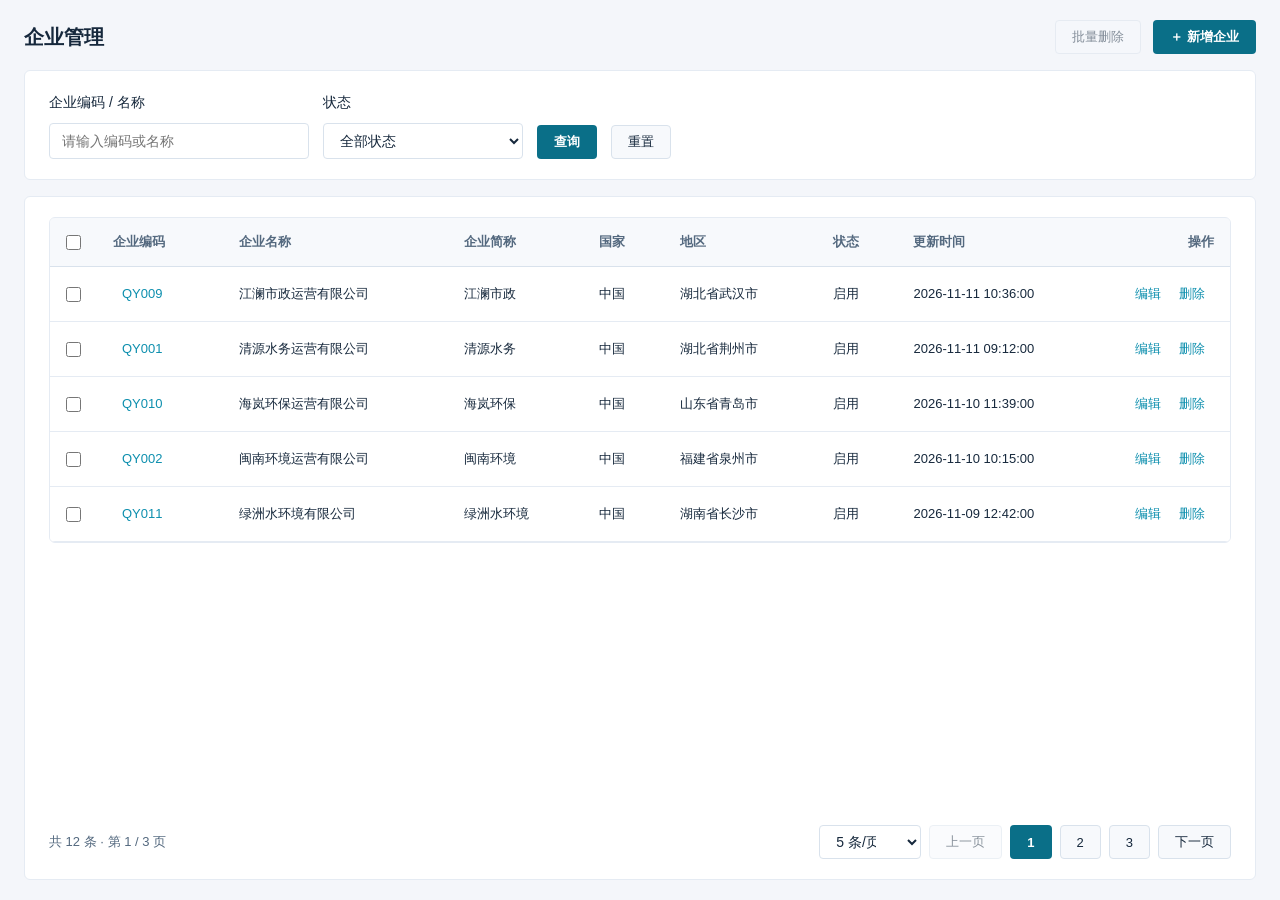
<file: prototype/基础管理/企业管理_V0.1.html>
<!-- 演示原型；V0.1；字段与规则待确认，详见对应页面蓝图。2026-11-12：移除非业务辅助说明。 -->
<!doctype html><html lang="zh-CN" data-theme="light" data-scene="water-operations"><head><meta charset="utf-8"><meta name="viewport" content="width=device-width,initial-scale=1"><title>企业管理 · 污水厂生产智驾运管平台</title><link rel="stylesheet" href="../../assets/components/tokens.css"><style>
[hidden]{display:none!important}body{margin:0}.org-page{max-width:1600px;margin:auto;padding:28px 32px}.org-head{display:flex;justify-content:space-between;align-items:center;gap:16px;margin-bottom:20px}.org-head h1{font-size:24px;margin:0 0 6px}.org-head p{color:var(--gray);margin:0}.org-draft{padding:12px 16px;border:1px solid var(--tag-line);background:var(--info-bg);border-radius:4px;color:var(--teal);font-size:13px;margin-bottom:22px}.org-search{display:flex;align-items:end;gap:14px;flex-wrap:wrap}.org-search label{display:grid;gap:8px;min-width:200px}.org-search input{width:260px}.org-toolbar:has(#create){justify-content:flex-end}.org-toolbar,.org-bottom{display:flex;align-items:center;justify-content:space-between;gap:14px;margin:20px 0}.org-toolbar h2{font-size:16px;margin:0}.org-bottom{margin-bottom:0;color:var(--gray);font-size:13px}.org-pager{display:flex;gap:8px;align-items:center}.org-muted{color:var(--gray)}.org-form{max-width:1080px}.org-form h2,.org-detail h2{font-size:16px;margin:0 0 20px;padding-bottom:14px;border-bottom:1px solid var(--line-soft)}.org-form .vc-form-grid{gap:20px 28px}.org-field{display:grid;gap:8px}.org-wide{grid-column:1/-1}.org-actions{display:flex;gap:12px;border-top:1px solid var(--line-soft);margin-top:26px;padding-top:22px}.org-msg{color:var(--err);min-height:22px;margin-top:12px}.org-toast{margin-bottom:12px;color:var(--teal)}.org-details{display:grid;grid-template-columns:1fr 1fr;gap:0 32px}.org-kv{display:grid;grid-template-columns:110px minmax(0,1fr);padding:15px 0;border-bottom:1px solid var(--line-soft);gap:16px}.org-kv dt{color:var(--gray)}.org-kv dd{margin:0;white-space:pre-wrap;overflow-wrap:anywhere}.org-empty{text-align:center;padding:48px!important;color:var(--gray)!important}.org-note{font-size:12px;color:var(--gray);margin:20px 0}.org-dialog{width:430px;max-width:90vw;border:1px solid var(--line);background:var(--panel-bg);color:var(--ink);border-radius:6px;padding:26px;box-shadow:var(--sh-pop)}.org-dialog::backdrop{background:var(--mask)}.org-dialog h2{margin:0 0 14px}.org-sim{font-size:12px;color:var(--gray);display:flex;gap:12px;flex-wrap:wrap;margin-top:20px}.org-sim button{font:inherit;color:var(--gray);background:none;border:0;cursor:pointer;text-decoration:underline}a{color:var(--teal)}:focus-visible{outline:2px solid var(--teal);outline-offset:3px}@media(max-width:780px){.org-page{padding:20px 16px}.org-head{align-items:start}.org-form .vc-form-grid,.org-details{grid-template-columns:1fr}.org-search label,.org-search input{width:100%;min-width:0}.org-search{align-items:stretch}.org-kv{grid-template-columns:90px minmax(0,1fr)}.org-bottom{align-items:start;flex-direction:column}.org-pager{flex-wrap:wrap}}
.org-toolbar:has(#create){justify-content:flex-end}.org-search{margin-bottom:20px}</style><link rel="stylesheet" href="../../assets/components/components.css"></head><body class="vc-page"><main class="org-page" data-component-baseline="veridix-component-baseline-v1"><header class="org-head"><div><h1>企业管理</h1></div><div class="org-head-actions"><button class="vc-btn" id="batch-delete" disabled>批量删除</button><button class="vc-btn vc-btn--primary" id="create">＋ 新增企业</button></div><div class="org-form-actions" hidden><button type="button" class="vc-btn" id="cancel">返回列表</button><button type="submit" form="form" class="vc-btn vc-btn--primary" id="save">保存</button></div><div class="org-detail-actions" hidden><button class="vc-btn" id="detail-back">返回列表</button></div></header><div id="toast" class="org-toast" role="status" aria-live="polite"></div><section id="list-view" class="org-list-layout"><div class="vc-section org-query-panel"><div class="org-search"><label for="keyword">企业编码 / 名称<input class="vc-input" id="keyword" placeholder="请输入编码或名称"></label><button class="vc-btn vc-btn--primary" id="query">查询</button><button class="vc-btn" id="reset">重置</button></div></div><div class="vc-section org-results-panel"><div class="vc-table__wrap"><table class="vc-table" id="table"><thead id="thead"></thead><tbody id="rows"></tbody></table></div><div class="org-bottom"><span id="count"></span><nav class="org-pager" id="pager" aria-label="分页"></nav></div></div></section><section id="form-view" class="vc-section org-form" hidden><div class="vc-tabs org-form-tabs"><span class="vc-tabs__item vc-tabs__item--active">基础信息</span><span id="form-title" hidden></span></div><form id="form"><div class="vc-form-grid" id="fields"></div><div class="org-msg" id="form-error" role="alert"></div></form></section><section id="detail-view" class="vc-section org-detail" hidden><div class="vc-tabs org-detail-tabs" role="tablist" aria-label="详情分区"><button type="button" class="vc-tabs__item vc-tabs__item--active" id="basic-tab" role="tab" aria-selected="true" aria-controls="details">基础信息</button><button type="button" class="vc-tabs__item" id="relations-tab" role="tab" aria-selected="false" aria-controls="relations">下属水厂</button></div><dl class="org-details" id="details" role="tabpanel" aria-labelledby="basic-tab"></dl><div id="relations" role="tabpanel" aria-labelledby="relations-tab" hidden></div></section><dialog class="org-dialog" id="leave-dialog" aria-labelledby="leave-title"><h2 id="leave-title">放弃未保存的更改？</h2><p class="org-muted">离开后，本次尚未保存的内容将丢失。</p><div class="org-actions"><button class="vc-btn" id="keep">继续编辑</button><button class="vc-btn vc-btn--primary" id="discard">放弃更改</button></div></dialog></main><script>const ORG_KIND='enterprise';</script><script src="../../assets/components/org-management.js"></script></body></html>
</file>
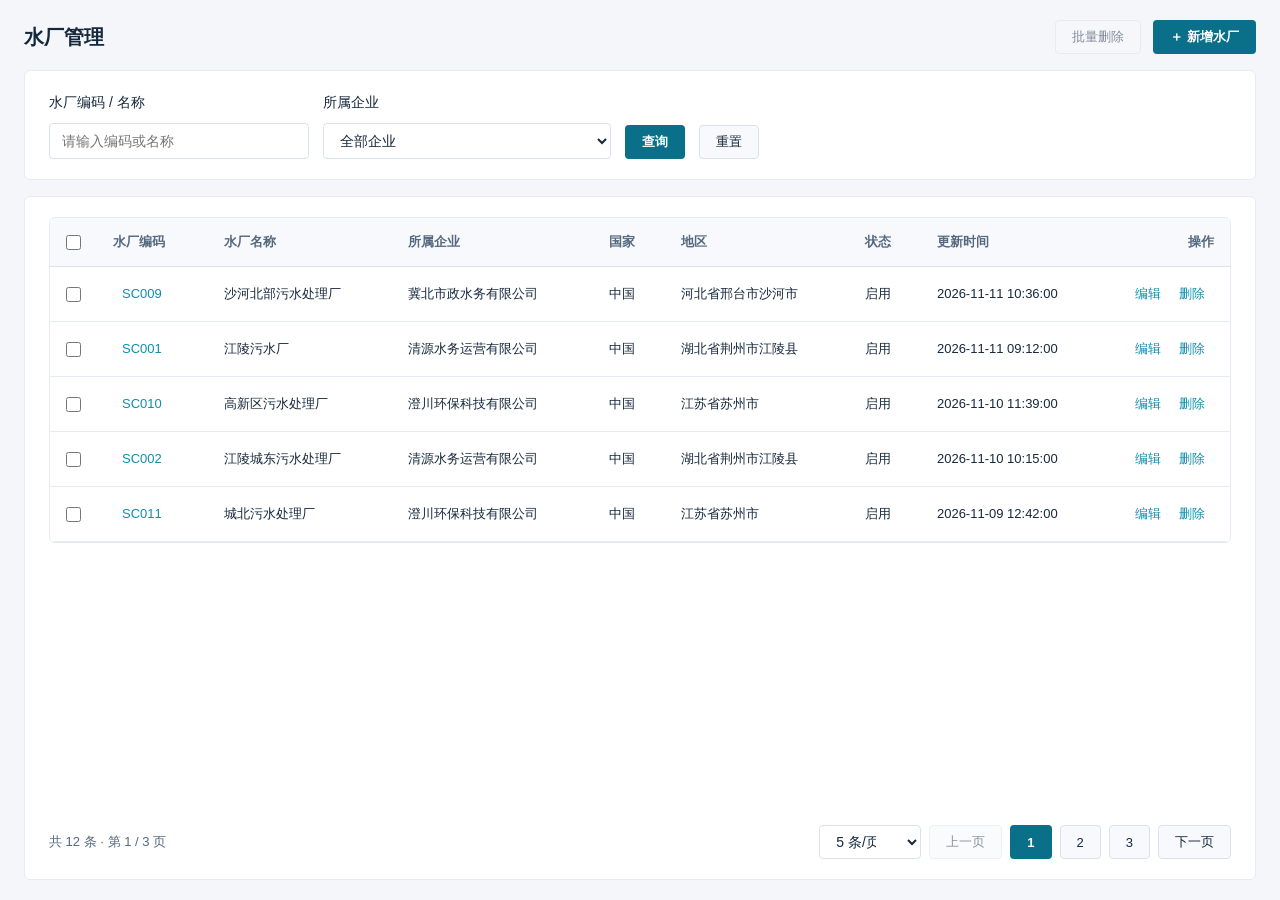
<file: prototype/基础管理/水厂管理_V0.1.html>
<!-- 演示原型；V0.1；字段与规则待确认，详见对应页面蓝图。2026-11-12：移除非业务辅助说明。 -->
<!doctype html><html lang="zh-CN" data-theme="light" data-scene="water-operations"><head><meta charset="utf-8"><meta name="viewport" content="width=device-width,initial-scale=1"><title>水厂管理 · 污水厂生产智驾运管平台</title><link rel="stylesheet" href="../../assets/components/tokens.css"><style>
[hidden]{display:none!important}body{margin:0}.org-page{max-width:1600px;margin:auto;padding:28px 32px}.org-head{display:flex;justify-content:space-between;align-items:center;gap:16px;margin-bottom:20px}.org-head h1{font-size:24px;margin:0 0 6px}.org-head p{color:var(--gray);margin:0}.org-draft{padding:12px 16px;border:1px solid var(--tag-line);background:var(--info-bg);border-radius:4px;color:var(--teal);font-size:13px;margin-bottom:22px}.org-search{display:flex;align-items:end;gap:14px;flex-wrap:wrap}.org-search label{display:grid;gap:8px;min-width:200px}.org-search input{width:260px}.org-toolbar:has(#create){justify-content:flex-end}.org-toolbar,.org-bottom{display:flex;align-items:center;justify-content:space-between;gap:14px;margin:20px 0}.org-toolbar h2{font-size:16px;margin:0}.org-bottom{margin-bottom:0;color:var(--gray);font-size:13px}.org-pager{display:flex;gap:8px;align-items:center}.org-muted{color:var(--gray)}.org-form{max-width:1080px}.org-form h2,.org-detail h2{font-size:16px;margin:0 0 20px;padding-bottom:14px;border-bottom:1px solid var(--line-soft)}.org-form .vc-form-grid{gap:20px 28px}.org-field{display:grid;gap:8px}.org-wide{grid-column:1/-1}.org-actions{display:flex;gap:12px;border-top:1px solid var(--line-soft);margin-top:26px;padding-top:22px}.org-msg{color:var(--err);min-height:22px;margin-top:12px}.org-toast{margin-bottom:12px;color:var(--teal)}.org-details{display:grid;grid-template-columns:1fr 1fr;gap:0 32px}.org-kv{display:grid;grid-template-columns:110px minmax(0,1fr);padding:15px 0;border-bottom:1px solid var(--line-soft);gap:16px}.org-kv dt{color:var(--gray)}.org-kv dd{margin:0;white-space:pre-wrap;overflow-wrap:anywhere}.org-empty{text-align:center;padding:48px!important;color:var(--gray)!important}.org-note{font-size:12px;color:var(--gray);margin:20px 0}.org-dialog{width:430px;max-width:90vw;border:1px solid var(--line);background:var(--panel-bg);color:var(--ink);border-radius:6px;padding:26px;box-shadow:var(--sh-pop)}.org-dialog::backdrop{background:var(--mask)}.org-dialog h2{margin:0 0 14px}.org-sim{font-size:12px;color:var(--gray);display:flex;gap:12px;flex-wrap:wrap;margin-top:20px}.org-sim button{font:inherit;color:var(--gray);background:none;border:0;cursor:pointer;text-decoration:underline}a{color:var(--teal)}:focus-visible{outline:2px solid var(--teal);outline-offset:3px}@media(max-width:780px){.org-page{padding:20px 16px}.org-head{align-items:start}.org-form .vc-form-grid,.org-details{grid-template-columns:1fr}.org-search label,.org-search input{width:100%;min-width:0}.org-search{align-items:stretch}.org-kv{grid-template-columns:90px minmax(0,1fr)}.org-bottom{align-items:start;flex-direction:column}.org-pager{flex-wrap:wrap}}
.org-toolbar:has(#create){justify-content:flex-end}.org-search{margin-bottom:20px}</style><link rel="stylesheet" href="../../assets/components/components.css"></head><body class="vc-page"><main class="org-page" data-component-baseline="veridix-component-baseline-v1"><header class="org-head"><div><h1>水厂管理</h1></div><div class="org-head-actions"><button class="vc-btn" id="batch-delete" disabled>批量删除</button><button class="vc-btn vc-btn--primary" id="create">＋ 新增水厂</button></div><div class="org-form-actions" hidden><button type="button" class="vc-btn" id="cancel">返回列表</button><button type="submit" form="form" class="vc-btn vc-btn--primary" id="save">保存</button></div><div class="org-detail-actions" hidden><button class="vc-btn" id="detail-back">返回列表</button></div></header><div id="toast" class="org-toast" role="status" aria-live="polite"></div><section id="list-view" class="org-list-layout"><div class="vc-section org-query-panel"><div class="org-search"><label for="keyword">水厂编码 / 名称<input class="vc-input" id="keyword" placeholder="请输入编码或名称"></label><label for="enterprise-filter">所属企业<select class="vc-select" id="enterprise-filter"><option value="">全部企业</option></select></label><button class="vc-btn vc-btn--primary" id="query">查询</button><button class="vc-btn" id="reset">重置</button></div></div><div class="vc-section org-results-panel"><div class="vc-table__wrap"><table class="vc-table" id="table"><thead id="thead"></thead><tbody id="rows"></tbody></table></div><div class="org-bottom"><span id="count"></span><nav class="org-pager" id="pager" aria-label="分页"></nav></div></div></section><section id="form-view" class="vc-section org-form" hidden><div class="vc-tabs org-form-tabs"><span class="vc-tabs__item vc-tabs__item--active">基础信息</span><span id="form-title" hidden></span></div><form id="form"><div class="vc-form-grid" id="fields"></div><div class="org-msg" id="form-error" role="alert"></div></form></section><section id="detail-view" class="vc-section org-detail" hidden><div class="vc-tabs org-detail-tabs" role="tablist" aria-label="详情分区"><button type="button" class="vc-tabs__item vc-tabs__item--active" id="basic-tab" role="tab" aria-selected="true" aria-controls="details">基础信息</button></div><dl class="org-details" id="details" role="tabpanel" aria-labelledby="basic-tab"></dl><div id="relations" role="tabpanel" aria-labelledby="relations-tab" hidden></div></section><dialog class="org-dialog" id="leave-dialog" aria-labelledby="leave-title"><h2 id="leave-title">放弃未保存的更改？</h2><p class="org-muted">离开后，本次尚未保存的内容将丢失。</p><div class="org-actions"><button class="vc-btn" id="keep">继续编辑</button><button class="vc-btn vc-btn--primary" id="discard">放弃更改</button></div></dialog></main><script>const ORG_KIND='plant';</script><script src="../../assets/components/org-management.js"></script></body></html>
</file>
<file: assets/components/tokens.css>
/* 智驾 设计令牌 · Web 端唯一色值来源
 *
 * 作用：所有 HTML 原型、架构图、组件片段、产品资料 HTML 的样式变量。
 * 对应：Word 端色值权威为 business-analysis/_src/docx_kit.py，语义对应关系见 rules/tech.md。
 * 版本：V2.0（2026-10-21：整档改为工业浅色风——底 #F4F6FA／墨 #16283C／琥珀 #E39217／青 #0D8FAE，
 *        等宽字体用于编号与标签，新增切角、LED、标签线等令牌；深色档 [data-theme="portal"] 保留备用）。
 * 规则：新增或修改色值只改本文件，禁止在页面内复制第二份色值。
 */

:root {
  /* ── 基色：文字与边框 ───────────────────────────────────── */
  --navy: #16283C;         /* 主文字（标题、正文重点） */
  --navy-2: #0A6F88;       /* 次级文字重点：小标题、行首加粗 */
  --navy-title: #16283C;   /* 页面／图标题 */
  --ink: #16283C;          /* 正文墨色 */
  --body: #16283C;         /* 界面正文色 */
  --gray: #54697F;         /* 次级文字、说明 */
  --gray-l: #7E93A9;       /* 三级文字、占位、表头标签 */

  /* ── 强调色 ─────────────────────────────────────────────── */
  --teal: #0A6F88;         /* 强调青（深）：链接、结论、进行中 */
  --teal-web: #0D8FAE;     /* 强调青（亮）：按钮描边、图表主序列 */
  --teal-l: #CFE4ED;       /* 淡青底／悬停描边 */
  --gold: #B26A00;         /* 强调金（深）：主按钮文字、当前项 */
  --gold-web: #E39217;     /* 强调金（亮）：主按钮底、图标 */
  --gold-d: #C96F00;       /* 金色悬停／描边 */
  --gold-l: #FFC85E;       /* 主按钮渐变末端 */
  --steel: #84A0BD;        /* 中性钢蓝：装饰线、非活动节点 */

  /* ── 底色与边框 ──────────────────────────────────────────── */
  --bg-page: #F4F6FA;      /* 页面底 */
  --bg-soft: #F7F9FC;      /* 浅底：分区、表格隔行 */
  --bg-note: #F2F6FB;      /* 注释底 */
  --bg-callout: #FDF6E9;   /* 提示块底（金） */
  --bg-head: #EFF3F8;      /* 分区标题底纹 */
  --bg-deep: #EAEFF6;      /* 更深的浅底：开关轨道、头像块 */
  --line: #D9E2EC;         /* 常规边框 */
  --line-soft: #E5EBF3;    /* 分区边框 */
  --grid: #E9EFF6;         /* 网格底纹／蓝图网格 */

  /* ── 状态色（文字＋颜色双编码，不单靠颜色） ─────────────── */
  --ok: #16A34A;           /* 正常／成功 */
  --ok-bg: #E7F6EC;
  --warn: #E39217;         /* 警告／待处理 */
  --warn-bg: #FDF3E1;
  --err: #E0483E;          /* 异常／失败／越界 */
  --err-bg: #FBEAE8;
  --info: #0A6F88;         /* 进行中／信息 */
  --info-bg: #E8F2F6;

  /* ── 字体 ───────────────────────────────────────────────── */
  --font-ui: "HarmonyOS Sans SC", "MiSans", "Noto Sans SC", "Microsoft YaHei", "PingFang SC", sans-serif;
  --font-disp: "Rajdhani", "HarmonyOS Sans SC", "Noto Sans SC", "MiSans", "Microsoft YaHei", sans-serif;  /* 数字与标题：装了 Rajdhani 自动生效，否则用本机鸿蒙/思源 */
  --font-doc-head: "微软雅黑", "Microsoft YaHei", sans-serif;  /* Word 标题/表格 */
  --font-doc-body: "宋体", SimSun, serif;                       /* Word 正文 */
  --font-num: "IBM Plex Mono", "Consolas", "SFMono-Regular", monospace;  /* 编号、标签、版本号 */

  /* ── 字号 ───────────────────────────────────────────────── */
  --fs-h1: 22px;
  --fs-h2: 20px;
  --fs-h3: 16px;
  --fs-body: 14px;
  --fs-sm: 13px;
  --fs-xs: 12px;
  --fs-label: 10px;        /* 等宽标签：分组标题、表头 */
  --lh-body: 1.7;

  /* ── 间距 ───────────────────────────────────────────────── */
  --sp-1: 4px;  --sp-2: 8px;  --sp-3: 12px;
  --sp-4: 16px; --sp-5: 24px; --sp-6: 32px;

  /* ── 圆角、切角与阴影 ───────────────────────────────────── */
  --r-sm: 2px; --r-md: 3px; --r-lg: 3px; --r-xl: 14px; --r-plan-card: 48px; --r-pill: 999px;
  --chamfer: 10px;                         /* 工业切角尺寸 */
  --cut: var(--chamfer);
  --sh-card: 0 1px 2px rgba(22, 40, 66, .05);
  --sh-pop: 0 12px 32px rgba(22, 40, 66, .10);

  /* ── 遮罩与聚焦环（弹层、可访问性；页面不得自写 rgba） ───── */
  --mask: rgba(22, 40, 66, .42);
  --focus-ring: 0 0 0 3px rgba(13, 143, 174, .12);

  /* ── 语义令牌：组件只用这些，换档只改本段与深色档 ───────── */
  --panel-bg: #FFFFFF;                    /* 卡片、区块、弹窗、输入控件底 */
  --panel-bg-2: #F7F9FC;                  /* 分区底、骨架底、次按钮底 */
  --panel-bg-3: #EAEFF6;                  /* 头像块、开关轨道 */
  --panel-line: var(--line-soft);
  --table-head-bg: #F7F9FC;
  --table-head-fg: #7E93A9;
  --table-row-hover: rgba(13, 143, 174, .05);
  /* 固定列（首列／操作列）必须不透明：横向滚动时下方内容不得透出 */
  --table-sticky-bg: #FFFFFF;
  --table-sticky-hover: #F3F9FB;           /* = --panel-bg 叠 --table-row-hover 的实色 */
  --btn-primary-bg: linear-gradient(90deg, var(--gold-web), var(--gold-l));
  --btn-primary-fg: #161004;
  --btn-primary-hover: #F0A32B;
  --btn-danger-bg: var(--err);  --btn-danger-fg: #FFFFFF;
  --topbar-bg: rgba(255, 255, 255, .86);  --topbar-fg: var(--ink);  --topbar-line: var(--line-soft);
  --nav-bg: #FBFCFE;            --nav-fg: #54697F;  --nav-fg-dim: #7E93A9;
  --nav-hover-bg: #F7F9FC;      --nav-active-bg: rgba(227, 146, 23, .08);
  --nav-active-fg: #B26A00;     --nav-accent: #B26A00;
  --on-accent: #161004;         /* 琥珀底上的文字（深色档反转） */
  --tag-line: rgba(13, 143, 174, .35);
  --tag-bg: rgba(13, 143, 174, .06);
  --ok-line: rgba(22, 163, 74, .40);   --ok-soft: rgba(22, 163, 74, .07);
  --warn-line: rgba(227, 146, 23, .40); --warn-soft: rgba(227, 146, 23, .07);
  --err-line: rgba(224, 72, 62, .40);   --err-soft: rgba(224, 72, 62, .07);
  --glow-teal: rgba(13, 143, 174, .10);    /* 装饰光晕（青） */
  --glow-gold: rgba(227, 146, 23, .10);    /* 装饰光晕（金） */
  --state-line: var(--line);
}

/* ============ 深色档（备用：<html data-theme="portal">） ============
   只覆盖令牌，不改组件类；默认浅色工业风，深色档用于监控大屏等少数场景。 */
[data-theme="portal"] {
  --navy: #E8F1FF; --navy-2: #CFE4F7; --navy-title: #E8F1FF;
  --ink: #E8F1FF; --body: #D8E7F8; --gray: #A3BAD8; --gray-l: #7E96B5;
  --teal: #2FD8FF; --teal-web: #4FE0FF; --teal-l: rgba(47, 216, 255, .38);
  --gold: #FFB547; --gold-web: #FFB547; --gold-d: #E6A033; --gold-l: #FFD08A;
  --bg-page: #12203A; --bg-soft: #17273E; --bg-note: #182A42; --bg-callout: #22303F;
  --bg-head: #1B3A5C; --bg-deep: #0E1B30;
  --line: rgba(120, 180, 255, .24); --line-soft: rgba(120, 180, 255, .16);
  --grid: rgba(47, 216, 255, .08);
  --ok: #57E6A8; --ok-bg: rgba(87, 230, 168, .12);
  --warn: #FFD27A; --warn-bg: rgba(245, 158, 11, .12);
  --err: #FF8374; --err-bg: rgba(239, 68, 68, .12);
  --info: #9ECBFF; --info-bg: rgba(59, 130, 246, .14);
  --mask: rgba(6, 14, 26, .68);
  --focus-ring: 0 0 0 3px rgba(47, 216, 255, .22);
  --sh-card: 0 8px 24px rgba(0, 0, 0, .35);
  --sh-pop: 0 18px 50px rgba(0, 0, 0, .55);
  --panel-bg: rgba(23, 39, 62, .72);
  --panel-bg-2: rgba(18, 32, 58, .72);
  --panel-bg-3: rgba(14, 27, 48, .9);
  --table-head-bg: rgba(30, 50, 80, .55);
  --table-head-fg: #7FB6D9;
  --table-row-hover: rgba(47, 216, 255, .06);
  --table-sticky-bg: #15243A;              /* 深色档半透明面板的实色合成 */
  --table-sticky-hover: #162E46;
  --btn-primary-bg: linear-gradient(90deg, #FFB547, #FFD08A);
  --btn-primary-fg: #1A1002; --btn-primary-hover: #FFC163;
  --btn-danger-bg: rgba(239, 68, 68, .16); --btn-danger-fg: #FF8374;
  --topbar-bg: rgba(17, 30, 52, .78); --topbar-fg: #E8F1FF; --topbar-line: rgba(120, 180, 255, .24);
  --nav-bg: rgba(17, 30, 52, .72); --nav-fg: #D8E7F8; --nav-fg-dim: #A3BAD8;
  --nav-hover-bg: rgba(47, 216, 255, .08); --nav-active-bg: rgba(255, 181, 71, .12); --nav-active-fg: #FFB547;
  --nav-accent: #FFB547; --on-accent: #1A1002;
  --tag-line: rgba(47, 216, 255, .40); --tag-bg: rgba(47, 216, 255, .08);
  --ok-line: rgba(87, 230, 168, .40);  --ok-soft: rgba(87, 230, 168, .10);
  --warn-line: rgba(255, 210, 122, .40); --warn-soft: rgba(245, 158, 11, .10);
  --err-line: rgba(255, 131, 116, .40);  --err-soft: rgba(239, 68, 68, .10);
}

/* 打印：去底色、去阴影，保证黑白可读 */
@media print {
  :root { --sh-card: none; --sh-pop: none; --nav-bg: #fff; --topbar-bg: #fff; }
}

/* 2026-11-11：污水厂业务原型，沿用vc组件的浅色场景令牌 */
:root[data-scene="water-operations"] {
 --btn-primary-bg:var(--teal);--btn-primary-fg:#FFFFFF;--btn-primary-hover:var(--navy-2);
 --sh-card:none;--panel-line:var(--line-soft);--table-head-bg:var(--bg-soft);--table-head-fg:var(--gray);
}
</file>
<file: assets/components/components.css>
/* 数值表：只有数值列右对齐、等宽；文本列与主标识列保持左对齐（参照样例口径） */
.vc-table--num { font-variant-numeric: tabular-nums; }
.vc-table--num td.vc-table__num, .vc-table--num th.vc-table__num { text-align: right; }

/* 智驾 组件类（手维护单文件）
 *
 * 依赖：tokens.css（变量唯一来源）。页面引入顺序：tokens.css → components.css。
 * 2026-10-28：删除 src/ 拼接与 build_components.py 后，本文件即唯一维护源；
 * 结构参考见 STRUCTURE.md，改类后跑 python tools/audit_assets.py 对账。
 * 已移除：区块/骨架演示页专用类（无页面引用，已由审计确认）。
 * 约束：颜色一律取 tokens.css 语义令牌；不写固定色；状态文字＋颜色双编码。
 */

/* ══ L0 外壳层：重置、页面基座、门户外壳、面包屑；由 components.css 拆分，勿直接改生成包 ══ */
/* ── 基础重置 ─────────────────────────────────────────── */
*, *::before, *::after { box-sizing: border-box; }
html, body { margin: 0; padding: 0; }

/* ── 页面与区块 ───────────────────────────────────────── */
.vc-page { background: var(--bg-page); color: var(--body);
  font-family: var(--font-ui); font-size: var(--fs-body); line-height: var(--lh-body); }
.vc-section { background: var(--panel-bg); border: 1px solid var(--panel-line);
  padding: var(--sp-5); margin-bottom: var(--sp-4); box-shadow: var(--sh-card); }
.vc-section > h2 { margin: 0 0 var(--sp-3); font-size: var(--fs-h3); color: var(--navy-title); }
.vc-chamfer { clip-path: polygon(var(--chamfer) 0, 100% 0, 100% calc(100% - var(--chamfer)),
  calc(100% - var(--chamfer)) 100%, 0 100%, 0 var(--chamfer)); }
.vc-mono { font-family: var(--font-num); letter-spacing: .04em; }   /* 数值列等宽对齐 */

.vc-topbar { display: flex; align-items: center; gap: var(--sp-4); height: 58px; flex: none;
  padding: 0 var(--sp-5); background: var(--topbar-bg); color: var(--topbar-fg);
  border-bottom: 1px solid var(--topbar-line); box-shadow: var(--sh-card);
  position: sticky; top: 0; z-index: 10; backdrop-filter: blur(6px); }
.vc-topbar__mark, .vc-hex { width: 36px; height: 36px; flex: none; display: grid; place-items: center;
  font-family: var(--font-disp); font-weight: 700; font-size: 15px; color: var(--on-accent);
  background: linear-gradient(145deg, var(--gold-web), var(--gold-d));
  clip-path: polygon(50% 0, 100% 25%, 100% 75%, 50% 100%, 0 75%, 0 25%); }
.vc-topbar__right { margin-left: auto; display: flex; align-items: center; gap: var(--sp-4);
  font-family: var(--font-num); font-size: 11px; letter-spacing: .04em; color: var(--gray); }

.vc-crumb { display: flex; align-items: center; gap: var(--sp-2); font-family: var(--font-num);
  font-size: 12px; letter-spacing: .12em; color: var(--gray-l); text-transform: uppercase; }
.vc-crumb b { color: var(--ink); font-weight: 500; }
.vc-led { display: inline-block; width: 7px; height: 7px; border-radius: 50%; flex: none;
  background: var(--ok); box-shadow: 0 0 8px var(--ok); animation: vc-led-pulse 2.2s infinite; }
.vc-led--cyan { background: var(--teal-web); box-shadow: 0 0 8px var(--teal-web); }
.vc-led--amber { background: var(--warn); box-shadow: 0 0 8px var(--warn); }
.vc-led--red { background: var(--err); box-shadow: 0 0 8px var(--err); animation: none; }
@keyframes vc-led-pulse { 0%, 100% { opacity: 1; } 50% { opacity: .35; } }
.vc-user__ava { width: 34px; height: 34px; flex: none; display: grid; place-items: center;
  background: var(--panel-bg-3); border: 1px solid var(--line);
  font-family: var(--font-disp); font-weight: 700; color: var(--teal); }

/* 侧栏 */
.vc-nav { display: flex; flex-direction: column; min-height: 0; overflow-y: auto;
  padding: var(--sp-2) var(--sp-3) var(--sp-5); background: var(--nav-bg);
  border-right: 1px solid var(--topbar-line); }
.vc-nav__label { display: block; width: 100%; padding: 18px var(--sp-3) 8px;
  background: transparent; border: 0; text-align: left; cursor: pointer;
  font-family: var(--font-num); font-size: var(--fs-label); letter-spacing: .24em;
  text-transform: uppercase; color: var(--gray-l); }
.vc-nav__label span { margin-left: 6px; letter-spacing: .1em; text-transform: none; color: var(--gray-l); }
.vc-nav__item { display: flex; align-items: center; gap: 11px; width: 100%;
  padding: 12px var(--sp-3); margin: 4px 0;
  border: 1px solid transparent; background: transparent; color: var(--nav-fg);
  font-family: var(--font-ui); font-size: var(--fs-body); text-align: left; cursor: pointer;
  position: relative; transition: background .18s, color .18s, border-color .18s; }
.vc-nav__item:hover { background: var(--nav-hover-bg); color: var(--ink); }
.vc-nav__item.is-active { color: var(--nav-active-fg); background: var(--nav-active-bg);
  border-color: var(--warn-line); }
.vc-nav__item.is-active::before { content: ""; position: absolute; left: -1px; top: 6px; bottom: 6px;
  width: 3px; background: var(--nav-accent); }
.vc-nav__icon { width: 17px; height: 17px; flex: none; }
.vc-nav__text { flex: 1; min-width: 0; overflow: hidden; text-overflow: ellipsis; white-space: nowrap; } .vc-nav__count { margin-left: auto; flex: none; font-family: var(--font-num); font-size: 10px;
  line-height: 16px; padding: 0 6px; color: var(--teal-web);
  border: 1px solid var(--tag-line); background: var(--tag-bg); }
.vc-nav__sub { list-style: none; margin: 0; padding: 0; }
.vc-nav__sub .vc-nav__item { padding-left: 40px; font-size: var(--fs-sm); margin: 2px 0; }
.vc-nav__sub .vc-nav__item::after { content: ""; position: absolute; left: 22px; top: 50%;
  width: 7px; height: 1px; background: var(--gray-l); }

/* 面包屑分隔符（原菜单页页面私有类，上收为外壳共用） */
.vc-crumb__sep { color: var(--gray-l); }

/* ══ L1 基础件：按钮、表单、表格、标签、树、日期、上传、弹层等 ══ */
/* ── 响应式栅格（内容卡片与页面区块） ─────────────────── */
.vc-grid { display: grid; grid-template-columns: minmax(0, 1fr); gap: var(--sp-4); }
.vc-grid--3 { grid-template-columns: repeat(3, minmax(0, 1fr)); }
.vc-grid--4 { grid-template-columns: repeat(4, minmax(0, 1fr)); }

/* ── 卡片与切角面板 ───────────────────────────────────── */
.vc-card { background: var(--panel-bg); border: 1px solid var(--panel-line);
  padding: var(--sp-5); box-shadow: var(--sh-card); }
.vc-card--plan { border-radius: var(--r-plan-card); padding: var(--sp-6); }
.vc-card--plan .vc-card__head h3 { font-size: var(--fs-h2); }
.vc-card__head { display: flex; align-items: center; justify-content: space-between;
  gap: var(--sp-3); margin-bottom: var(--sp-2); }
.vc-card__head h3 { margin: 0; font-size: var(--fs-h3); color: var(--navy-title); font-weight: 700; }
.vc-card__desc { margin: 0 0 var(--sp-3); color: var(--gray); font-size: var(--fs-sm); }
.vc-card__foot { display: flex; align-items: center; justify-content: space-between;
  border-top: 1px solid var(--panel-line); padding-top: var(--sp-3);
  font-size: var(--fs-xs); color: var(--gray); }
.vc-card__mark { display: inline-grid; place-items: center; width: 40px; height: 40px; flex: none;
  border: 1px solid var(--panel-line); background: var(--panel-bg-3); color: var(--teal); }
.vc-card__mark svg { width: 18px; height: 18px; }
.vc-card__ops { display: flex; align-items: center; gap: var(--sp-2); flex: none; }
.vc-tabs--industry ~ .vc-tabpanel .vc-grid--4 { gap: var(--sp-4); }
.vc-card--app { min-height: 170px; padding: var(--sp-4); border-left: 3px solid transparent;
  transition: box-shadow .18s ease, border-color .18s ease; }
.vc-card--app:hover, .vc-card--app:focus-within { border-left-color: var(--gold-web); box-shadow: var(--sh-pop); }
.vc-card--app .vc-card__head { margin-bottom: var(--sp-4); }
.vc-card--app .vc-card__head h3 { display: flex; align-items: center; gap: var(--sp-3); font-size: var(--fs-h3); }
.vc-card--app .vc-card__mark { width: 38px; height: 38px; }
.vc-card--app .vc-card__mark svg { width: 18px; height: 18px; }
.vc-card--app .vc-card__desc { margin-bottom: var(--sp-3); font-size: var(--fs-xs); line-height: 1.5; }
.vc-card--app .vc-card__foot { gap: var(--sp-2); flex-wrap: nowrap; border-top-style: dashed; padding-top: var(--sp-2); font-size: var(--fs-xs); }
.vc-card--app .vc-card__foot > span { white-space: nowrap; flex: none; }
.vc-card--app .vc-card__foot strong { color: var(--teal-web); font-size: var(--fs-sm); font-weight: 700; }
.vc-card--app .vc-card__ops { min-width: 0; gap: var(--sp-2); }
.vc-card--app .vc-card__ops > .vc-tag, .vc-card--app .vc-card__ops > .vc-btn {
  display: inline-flex; align-items: center; justify-content: center; box-sizing: border-box;
  width: 72px; min-width: 72px; max-width: 72px; height: 24px;
  padding: 0 6px; white-space: nowrap; flex: 0 0 72px; font-size: var(--fs-xs);
}
.vc-cut__title { margin: 0 0 var(--sp-2); font-size: var(--fs-h3); color: var(--navy-title); font-weight: 700; }

/* ── 按钮 ─────────────────────────────────────────────── */
.vc-btn { display: inline-flex; align-items: center; justify-content: center; gap: 7px;
  padding: 7px var(--sp-4); border: 1px solid var(--line); background: var(--panel-bg-2);
  color: var(--ink); font-family: var(--font-ui); font-size: var(--fs-sm); letter-spacing: .05em;
  cursor: pointer; transition: .18s; }
.vc-btn:hover { border-color: var(--teal-web); color: var(--teal-web); }
.vc-btn:focus-visible { outline: none; box-shadow: var(--focus-ring); }
.vc-btn--primary { background: var(--btn-primary-bg); color: var(--btn-primary-fg);
  border-color: transparent; font-weight: 700; box-shadow: 0 2px 8px rgba(178, 106, 0, .25); }
.vc-btn--primary:hover { filter: brightness(1.08); color: var(--btn-primary-fg); }
.vc-btn--danger { background: var(--btn-danger-bg); border-color: transparent; color: var(--btn-danger-fg); }
.vc-btn--danger:hover { filter: brightness(1.06); color: var(--btn-danger-fg); }
.vc-btn--text { border-color: transparent; background: transparent; color: var(--teal-web); padding: 6px 8px; }
.vc-btn--text:hover { color: var(--gold); border-color: transparent; text-decoration: underline; }
.vc-btn--brand { background: var(--btn-primary-bg); border-color: transparent;
  color: var(--btn-primary-fg); font-weight: 700; }
.vc-btn--brand:hover { filter: brightness(1.08); color: var(--btn-primary-fg); }
.vc-btn--lg { padding: 11px var(--sp-5); font-size: var(--fs-body); }
.vc-btn--sm { padding: 4px 10px; font-size: var(--fs-xs); font-family: var(--font-num); }
.vc-btn--block { display: flex; width: 100%; }
.vc-btn:disabled, .vc-btn[aria-disabled="true"] { opacity: .5; cursor: not-allowed; filter: none; }

/* ── 下拉菜单（次操作收口；菜单只放入口，不承载状态开关） ─ */
.vc-dropdown { position: relative; display: inline-flex; align-items: center; }
.vc-dropdown__trigger { display: flex; align-items: center; gap: 10px; padding: 4px 6px;
  border: 0; background: transparent; color: inherit; font-family: var(--font-ui);
  font-size: var(--fs-sm); text-align: left; cursor: pointer; transition: .18s; }
.vc-dropdown__trigger:hover,
.vc-dropdown__trigger[aria-expanded="true"] { background: var(--bg-deep); }
.vc-dropdown__trigger:focus-visible { outline: none; box-shadow: var(--focus-ring); }
.vc-dropdown__caret { flex: none; width: 6px; height: 6px; margin-top: -3px;
  border-right: 1.2px solid currentColor; border-bottom: 1.2px solid currentColor;
  transform: rotate(45deg); opacity: .55; transition: transform .18s ease; }
.vc-dropdown__trigger[aria-expanded="true"] .vc-dropdown__caret { margin-top: 3px; transform: rotate(-135deg); }
.vc-dropdown__menu { position: absolute; right: 0; top: calc(100% + 10px); z-index: 30;
  min-width: 216px; padding: var(--sp-2); background: var(--panel-bg);
  border: 1px solid var(--line); box-shadow: var(--sh-pop); }
.vc-dropdown__menu[hidden] { display: none; }
.vc-dropdown__item { display: flex; align-items: center; gap: 10px; width: 100%;
  padding: 9px var(--sp-3); border: 0; background: transparent; color: var(--ink);
  font-family: var(--font-ui); font-size: var(--fs-sm); text-align: left; cursor: pointer;
  transition: background-color .16s ease; }
.vc-dropdown__item:hover { background: var(--bg-deep); }
.vc-dropdown__item:focus-visible { outline: none; box-shadow: inset 0 0 0 2px var(--teal-web); }
.vc-dropdown__text { flex: 1; min-width: 0; display: flex; flex-direction: column; gap: 2px; }
.vc-dropdown__text b { font-weight: 500; font-size: var(--fs-sm); line-height: 1.35; }
.vc-dropdown__text small { font-size: var(--fs-xs); line-height: 1.35; color: var(--gray-l); }
.vc-dropdown__sep { height: 1px; margin: var(--sp-1) 0; background: var(--line-soft); }

/* ── 查询区（4 列栅格，操作靠右收口） ─────────────────── */
.vc-search { display: grid; grid-template-columns: repeat(4, minmax(0, 1fr));
  gap: var(--sp-3) var(--sp-4); background: var(--panel-bg); border: 1px solid var(--panel-line);
  padding: var(--sp-4); margin-bottom: var(--sp-4); box-shadow: var(--sh-card); }
.vc-search[data-grid-columns="5"] { grid-template-columns: repeat(5, minmax(0, 1fr)); }
.vc-search[data-grid-columns="6"] { grid-template-columns: repeat(6, minmax(0, 1fr)); }
.vc-search__item > label { display: block; margin-bottom: 6px; font-family: var(--font-ui);
  font-size: var(--fs-xs); letter-spacing: .04em; text-transform: uppercase; color: var(--gray); }
.vc-search__ops { grid-column: 1 / -1; display: flex; gap: var(--sp-2); justify-content: flex-end; }
/* 条件不足一行（1–3 个）时，操作按钮收进同一行、贴输入框底边靠右 */
.vc-search[data-fields="1"] .vc-search__ops { grid-column: 2 / -1; align-self: end; }
.vc-search[data-fields="2"] .vc-search__ops { grid-column: 3 / -1; align-self: end; }
.vc-search[data-fields="3"] .vc-search__ops { grid-column: 4 / -1; align-self: end; }

/* ── 表单 ─────────────────────────────────────────────── */
.vc-field { display: block; margin-bottom: var(--sp-4); }
.vc-field__label { display: flex; align-items: center; justify-content: flex-start; gap: 0;
  margin-bottom: 6px; font-family: var(--font-ui); font-size: var(--fs-xs);
  letter-spacing: .04em; text-transform: uppercase; color: var(--gray); }
.vc-field__req { color: var(--err); margin-right: 2px; }
.vc-field__hint { display: block; margin-top: 6px; font-size: var(--fs-xs); color: var(--gray-l); }
.vc-field__err { display: block; margin-top: 6px; font-family: var(--font-num);
  font-size: var(--fs-xs); color: var(--err); }
.vc-field--invalid .vc-input, .vc-field--invalid .vc-select,
.vc-field--invalid .vc-textarea, .vc-field--invalid .vc-input-group { border-color: var(--err); }
.vc-input, .vc-select, .vc-textarea { width: 100%;
  background: var(--panel-bg-2); border: 1px solid var(--line); border-radius: 0;
  font-family: var(--font-ui); font-size: var(--fs-body); color: var(--ink); }
/* 单行控件固定高度、不加纵向内边距：Chrome 下 select 的文字不随 padding 垂直居中，
   靠 line-height 居中，避免文字贴顶被裁。多行输入另行处理。 */
.vc-input, .vc-select { height: 42px; padding: 0 var(--sp-3); }
.vc-select { line-height: 40px; padding-right: 28px; }
.vc-textarea { min-height: 76px; padding: 10px var(--sp-3); line-height: 1.65; resize: vertical; }
.vc-input:focus, .vc-select:focus, .vc-textarea:focus { outline: none;
  border-color: var(--teal-web); box-shadow: var(--focus-ring); }
.vc-input:disabled, .vc-select:disabled, .vc-textarea:disabled {
  background: var(--bg-deep); color: var(--gray-l); cursor: not-allowed; }
.vc-form-grid { display: grid; grid-template-columns: repeat(2, minmax(0, 1fr)); gap: var(--sp-4); }
.vc-form-grid > .vc-field--span2 { grid-column: 1 / -1; }

/* 工作台内容容器（原 assets/components/pages/workbench.css，2026-10-28 并入）：100px 断点曾使
   页面在 1440 视口溢出 ，改为 responsive 收敛 */
.wb-page .wrap { max-width: 100%; min-width: 0; }
.wb-page .vc-agentbar { margin-left: 0; margin-right: 0; max-width: 100%; }

/* 查询区操作同行：最后一行未满 4 个条件时与该行同行收口（rules/prototype.md §6） */
.vc-search[data-ops-inline="true"] .vc-search__ops { margin-left: auto; align-self: end; }
.vc-search[data-ops-inline="true"][data-ops-start="2"] .vc-search__ops { grid-column: 2 / -1; }
.vc-search[data-ops-inline="true"][data-ops-start="3"] .vc-search__ops { grid-column: 3 / -1; }
.vc-search[data-ops-inline="true"][data-ops-start="4"] .vc-search__ops { grid-column: 4 / -1; }
.vc-search[data-ops-inline="true"][data-ops-start="5"] .vc-search__ops { grid-column: 5 / -1; }
.vc-search[data-ops-inline="true"][data-ops-start="6"] .vc-search__ops { grid-column: 6 / -1; }

/* ── 内容画布、徽标、进度、数值、分组标题、时间线（2026-10-28 恢复） ── */
.vc-canvas { width: 100%; max-width: var(--canvas-max, 1440px); margin: 0 auto; padding: var(--sp-5); }
.vc-num-tab { font-variant-numeric: tabular-nums; }
.vc-badge { display: inline-flex; align-items: center; gap: 5px; padding: 2px 9px;
  font-family: var(--font-num); font-size: 11px; line-height: 18px;
  background: var(--ok-soft); color: var(--ok); border: 1px solid var(--ok-line); }
.vc-progress { height: 6px; background: var(--panel-bg-3); overflow: hidden; }
.vc-progress__bar { height: 100%; background: var(--teal-web); }
.vc-group-title { display: flex; align-items: baseline; gap: var(--sp-2); }
.vc-group-title h2, .vc-group-title h3, .vc-group-title h4 { margin: 0; font-size: var(--fs-h3); color: var(--navy-title); }
.vc-group-title span { font-size: var(--fs-xs); color: var(--gray-l); }
.vc-timeline { list-style: none; margin: 0; padding: 0 0 0 var(--sp-4); position: relative; }
.vc-timeline::before { content: ""; position: absolute; left: 3px; top: 6px; bottom: 6px; width: 1px; background: var(--line); }
.vc-timeline__item { position: relative; padding: 0 0 var(--sp-4); }
.vc-timeline__item:last-child { padding-bottom: 0; }
.vc-timeline__dot { position: absolute; left: calc(-1 * var(--sp-4) + 1px); top: 5px; width: 7px; height: 7px;
  border-radius: var(--r-pill); background: var(--gray-l); box-shadow: 0 0 0 2px var(--panel-bg); }
.vc-timeline__item--ok .vc-timeline__dot { background: var(--ok); }
.vc-timeline__item--run .vc-timeline__dot { background: var(--teal-web);
  box-shadow: 0 0 0 2px var(--panel-bg), 0 0 6px var(--teal-web); }
.vc-timeline__item--warn .vc-timeline__dot { background: var(--warn); }
.vc-timeline__item--err .vc-timeline__dot { background: var(--err); }
.vc-timeline__time { font-family: var(--font-num); font-size: var(--fs-xs); color: var(--gray-l); }
.vc-timeline__title { margin: 1px 0 0; font-size: var(--fs-sm); font-weight: 600; color: var(--navy-title); }
.vc-timeline__desc { margin: 2px 0 0; font-size: var(--fs-xs); color: var(--gray); line-height: 1.65; }

/* 列表列宽与节奏 */
.vc-split { display: grid; grid-template-columns: minmax(0, 1fr) var(--split-side, 340px);
  gap: var(--sp-4); align-items: start; }
.vc-split--aside { grid-template-columns: var(--split-aside, 248px) minmax(0, 1fr); }
.vc-split__main { display: flex; flex-direction: column; gap: var(--sp-4); min-width: 0; }
.vc-split__side { display: flex; flex-direction: column; gap: var(--sp-3); min-width: 0; }
.vc-table__empty { padding: var(--sp-5); text-align: center; color: var(--gray); font-size: var(--fs-sm); }
.vc-desc--1 { grid-template-columns: minmax(0, 1fr); }
.vc-steps__item { flex: 1 1 160px; border-top: 3px solid var(--line); padding-top: var(--sp-2); }
.vc-steps__item.is-done { border-top-color: var(--ok); }
.vc-steps__item.is-current { border-top-color: var(--gold-web); }

/* 输入框组（图标＋输入控件） */
.vc-input-group { display: flex; align-items: center; height: 44px;
  padding: 0 var(--sp-3); background: var(--panel-bg-2); border: 1px solid var(--line);
  transition: border-color .2s, box-shadow .2s; }
.vc-input-group:hover { border-color: var(--steel); }
.vc-input-group:focus-within { border-color: var(--teal-web); box-shadow: var(--focus-ring); }
.vc-input-group.is-invalid { border-color: var(--err); }
.vc-input-group__icon { flex: none; width: 16px; height: 16px; color: var(--gray-l); }
.vc-input-group:focus-within .vc-input-group__icon { color: var(--teal-web); }
.vc-input-group > input { flex: 1; min-width: 0; height: 100%; border: 0; outline: 0;
  background: transparent; font-family: var(--font-ui); font-size: var(--fs-body); color: var(--ink); }
.vc-input-group > input::placeholder { color: var(--gray-l); }

/* 开关 */
.vc-switch { width: 36px; height: 19px; flex: none; border-radius: 10px; position: relative;
  background: var(--panel-bg-3); border: 1px solid var(--line); transition: .2s; cursor: pointer; }
.vc-switch::after { content: ""; position: absolute; top: 2px; left: 2px; width: 13px; height: 13px;
  border-radius: 50%; background: var(--gray-l); transition: .2s; }
.vc-switch.is-on { background: var(--ok-bg); border-color: var(--ok); }
.vc-switch.is-on::after { left: 19px; background: var(--ok); }

/* ── 表格 ─────────────────────────────────────────────── */
.vc-table__wrap { width: 100%; overflow-x: auto; background: var(--panel-bg);
  border: 1px solid var(--panel-line); box-shadow: var(--sh-card); }
/* 列表标准：单元格数据一律单行（nowrap），列宽不足时表格横向滚动，不换行、不压行高；
   超长内容用 .vc-ellipsis 截断并保留 title 提示。见 rules/prototype.md §6 与 schemas/policies/profiles/*.json 的 table 约定 */
.vc-table { width: 100%; min-width: var(--table-min, 0); border-collapse: collapse; font-size: var(--fs-sm); }
.vc-table th { background: var(--table-head-bg); color: var(--table-head-fg);
  font-family: var(--font-ui); font-size: var(--fs-xs); font-weight: 400;
  letter-spacing: .04em; text-transform: uppercase; text-align: left;
  padding: 10px var(--sp-3); border-bottom: 1px solid var(--line); white-space: nowrap; }
.vc-table td { padding: var(--sp-3); border-bottom: 1px solid var(--panel-line);
  color: var(--ink); vertical-align: middle; white-space: nowrap; }
/* 单行不换行；列宽不足时由 .vc-table__wrap 横向滚动，不用省略号截断（参照样例口径） */
.vc-table td.vc-ellipsis { max-width: none; overflow: visible; text-overflow: clip; }
.vc-table tbody tr:hover { background: var(--table-row-hover); }
.vc-table__num { text-align: right; font-family: var(--font-num); font-variant-numeric: tabular-nums; }
.vc-table__center { text-align: center; }
.vc-table__ops { text-align: right; white-space: nowrap; }
/* 操作列按内容收紧：避免末列吞掉表格剩余宽度，把按钮甩到远离数据的位置 */
.vc-table th.vc-table__ops, .vc-table td.vc-table__ops { width: 1%; }
.vc-table__state { text-align: left; }
/* 表头数值/操作列右对齐：压过 .vc-table th 的 text-align:left，与单元格数据对齐一致 */
.vc-table th.vc-table__num, .vc-table th.vc-table__ops { text-align: right; }
.vc-table--freeze th:first-child, .vc-table--freeze td:first-child {
  position: sticky; left: 0; z-index: 1; background: var(--table-sticky-bg); }
.vc-table--freeze tbody tr:nth-child(even) td:first-child { background: var(--panel-bg-2); }
.vc-table--freeze th:first-child { background: var(--table-head-bg); }
/* 操作列钉住右侧：列溢出横向滚动时「编辑／删除」始终可见；未溢出不产生视觉差 */
.vc-table td.vc-table__ops { position: sticky; right: 0; z-index: 1; background: var(--table-sticky-bg);
  box-shadow: -1px 0 0 var(--panel-line); }
.vc-table th.vc-table__ops { position: sticky; right: 0; z-index: 1; box-shadow: -1px 0 0 var(--panel-line); }
/* 悬停底色必须为实色：用半透明的 --table-row-hover 会让滚动到下方的单元格文字透出（叠字） */
.vc-table tbody tr:hover td.vc-table__ops { background: var(--table-sticky-hover); }
.vc-table--freeze tbody tr:hover td:first-child { background: var(--table-sticky-hover); }
/* 表格内原生勾选框与 vc-check 观感对齐 */
.vc-table input[type="checkbox"] { width: 15px; height: 15px; margin: 0; vertical-align: middle; accent-color: var(--teal); }

/* ── 分页 ─────────────────────────────────────────────── */
.vc-pager { display: flex; align-items: center; justify-content: space-between;
  gap: var(--sp-3); padding: var(--sp-3) 0; font-size: var(--fs-sm); }
.vc-pager__total { color: var(--gray); }
.vc-pager__right { display: flex; align-items: center; gap: var(--sp-2); }
.vc-pager__size { height: 30px; padding: 0 var(--sp-2); background: var(--panel-bg-2);
  border: 1px solid var(--line); color: var(--ink); font-family: var(--font-num);
  font-size: var(--fs-xs); cursor: pointer; }
.vc-pager__size:hover { border-color: var(--teal-web); color: var(--teal-web); }
.vc-pager__btn { min-width: 32px; height: 30px; padding: 0 var(--sp-2); background: var(--panel-bg-2);
  border: 1px solid var(--line); color: var(--ink); font-family: var(--font-num);
  font-size: var(--fs-xs); cursor: pointer; }
.vc-pager__btn:hover { border-color: var(--teal-web); color: var(--teal-web); }
.vc-pager__btn.is-current { background: var(--teal); border-color: var(--teal); color: #fff; }
.vc-pager__btn:disabled { opacity: .5; cursor: not-allowed; }

/* ── 标签与徽标（方形工业标签，文字＋颜色双编码） ─────── */
.vc-tag { display: inline-flex; align-items: center; gap: 6px; padding: 2px 10px;
  font-family: var(--font-num); font-size: 11.5px; line-height: 18px;
  color: var(--teal-web); border: 1px solid var(--tag-line); background: var(--tag-bg); }
.vc-tag--ok { color: var(--ok); border-color: var(--ok-line); background: var(--ok-soft); }
.vc-tag--warn { color: var(--warn); border-color: var(--warn-line); background: var(--warn-soft); }
.vc-tag--err { color: var(--err); border-color: var(--err-line); background: var(--err-soft); }
.vc-tag--info { color: var(--teal); border-color: var(--tag-line); background: var(--tag-bg); }
.vc-tag--run { color: var(--teal-web); border-color: var(--tag-line); background: var(--tag-bg); }
.vc-tag--muted { color: var(--gray); border-color: var(--line); background: transparent; }

/* ── 描述列表 ─────────────────────────────────────────── */
.vc-desc { display: grid; grid-template-columns: repeat(3, minmax(0, 1fr));
  gap: 1px; background: var(--panel-line); border: 1px solid var(--panel-line); }
.vc-desc--2 { grid-template-columns: repeat(2, minmax(0, 1fr)); }
.vc-desc__item { display: flex; background: var(--panel-bg); min-height: 40px; }
/* 字段名与列表表头同一字体口径（正文无衬线、12px、常规字重、表头灰） */
.vc-desc__k { flex: 0 0 132px; padding: var(--sp-2) var(--sp-3); background: var(--panel-bg-2);
  font-family: var(--font-ui); font-size: var(--fs-xs); font-weight: 400;
  letter-spacing: .04em; color: var(--table-head-fg); }
.vc-desc__v { flex: 1; padding: var(--sp-2) var(--sp-3); color: var(--ink); font-size: var(--fs-sm); }

/* ── 步骤条 ───────────────────────────────────────────── */
.vc-steps { display: flex; gap: var(--sp-3); flex-wrap: wrap; list-style: none; margin: 0; padding: 0; }
.vc-steps li { flex: 1 1 160px; border-top: 3px solid var(--line); padding-top: var(--sp-2); }
.vc-steps li.is-done { border-top-color: var(--ok); }
.vc-steps li.is-active { border-top-color: var(--gold-web); }
.vc-steps__no { font-family: var(--font-num); color: var(--gray-l); font-size: var(--fs-label);
  letter-spacing: .16em; text-transform: uppercase; }
.vc-steps__name { display: block; color: var(--navy-title); font-weight: 700; }
.vc-steps__desc { color: var(--gray); font-size: var(--fs-xs); }

/* ── 页签（详情多页签；右侧可挂工具区） ───────────────── */
.vc-tabs { display: flex; align-items: stretch; gap: var(--sp-1);
  border-bottom: 1px solid var(--panel-line); margin-bottom: var(--sp-4); overflow-x: auto; }
.vc-tabs__item { position: relative; flex: none; padding: 10px var(--sp-3);
  border: 0; border-bottom: 2px solid transparent; background: transparent;
  color: var(--gray); font-family: var(--font-ui); font-size: var(--fs-sm);
  letter-spacing: .02em; white-space: nowrap; cursor: pointer; transition: .18s; }
.vc-tabs__item:hover { color: var(--ink); background: var(--bg-soft); }
.vc-tabs__item:focus-visible { outline: none; box-shadow: var(--focus-ring); }
.vc-tabs__item--active { color: var(--nav-active-fg); border-bottom-color: var(--gold-web); font-weight: 700; }
.vc-tabs--industry { gap: var(--sp-2); border: 0; margin-bottom: var(--sp-4); }
.vc-tabs--industry .vc-tabs__item { border: 1px solid var(--line); background: var(--panel-bg-2); }
.vc-tabs--industry .vc-tabs__item--active { color: var(--ink); border-color: var(--gold-web); background: var(--gold-web); }
.vc-tabpanel[hidden] { display: none; }

/* ── 模态与抽屉 ───────────────────────────────────────── */
.vc-modal__mask, .vc-drawer__mask { position: fixed; inset: 0; background: var(--mask); z-index: 20; }
/* 弹窗容器：居中于遮罩之上，_head/_body 自撑内容，_body 内超高时滚动；_foot 固定底部操作区 */
.vc-modal { position: fixed; left: 50%; top: 8vh; transform: translateX(-50%); z-index: 21;
  width: min(720px, 92vw); max-height: 84vh; overflow: auto; background: var(--panel-bg);
  border: 1px solid var(--line); box-shadow: var(--sh-pop); }
.vc-modal--narrow { width: min(480px, 92vw); }
.vc-modal[hidden], .vc-modal__mask[hidden] { display: none; }
.vc-modal__foot { display: flex; gap: var(--sp-2); justify-content: flex-end;
  padding: var(--sp-3) var(--sp-5); border-top: 1px solid var(--panel-line); }
.vc-modal__head, .vc-drawer__head { display: flex; align-items: center; justify-content: space-between;
  padding: var(--sp-4) var(--sp-5); border-bottom: 1px solid var(--panel-line); }
.vc-modal__head h3, .vc-drawer__head h3 { margin: 0; font-size: var(--fs-h3); color: var(--navy-title); }
.vc-modal__body, .vc-drawer__body { padding: var(--sp-5); }
.vc-drawer { position: fixed; right: 0; top: 0; bottom: 0; z-index: 21; width: min(640px, 92vw);
  display: flex; flex-direction: column; background: var(--panel-bg); box-shadow: var(--sh-pop); }
.vc-drawer--narrow { width: min(480px, 92vw); }
.vc-drawer__body { overflow: auto; }

/* ── 加载：spinner、骨架、进度 ────────────────────────── */
@keyframes vc-spin { to { transform: rotate(360deg); } }
.vc-skeleton { display: flex; flex-direction: column; gap: var(--sp-2); padding: var(--sp-3); }
.vc-skeleton__line { height: 12px; background: var(--panel-bg-2); }
.vc-skeleton__line--w60 { width: 60%; }
.vc-skeleton__line--w80 { width: 80%; }

/* ── 提示条与注释 ─────────────────────────────────────── */
.vc-alert { display: flex; gap: var(--sp-2); padding: var(--sp-2) var(--sp-3);
  font-size: var(--fs-sm); background: var(--info-bg); color: var(--info);
  border-left: 3px solid var(--info); }
.vc-alert--ok { background: var(--ok-bg); color: var(--ok); border-left-color: var(--ok); }
.vc-alert--err { background: var(--err-bg); color: var(--err); border-left-color: var(--err); }
.vc-alert[hidden], .vc-note[hidden], .vc-state[hidden], .vc-card[hidden], .vc-kpi[hidden], .vc-stat[hidden], .vc-chart[hidden] { display: none; }
.vc-note { background: var(--bg-note); border-left: 3px solid var(--teal-web);
  padding: var(--sp-2) var(--sp-3); color: var(--gray); font-size: var(--fs-sm); }

/* ── 指标卡（兼容旧命名） ─────────────────────────────── */
.vc-stat { background: var(--panel-bg); border: 1px solid var(--panel-line);
  padding: var(--sp-4) var(--sp-5); box-shadow: var(--sh-card); }
.vc-stat__label { font-size: var(--fs-xs); color: var(--gray); }
.vc-stat__value { display: block; margin: var(--sp-1) 0; font-family: var(--font-disp);
  font-size: 30px; font-weight: 700; line-height: 1.15; letter-spacing: .01em;
  font-variant-numeric: tabular-nums; color: var(--teal); }
.vc-stat__delta { font-family: var(--font-num); font-size: var(--fs-xs); color: var(--gray); }
.vc-field--invalid .vc-check__box { border-color: var(--err); }
.vc-field--invalid .vc-radio__box { border-color: var(--err); }
.vc-upload__drop { display: flex; flex-direction: column; align-items: center; justify-content: center;
  gap: var(--sp-2); padding: var(--sp-5); border: 1.5px dashed var(--line); background: var(--panel-bg-2);
  color: var(--gray); text-align: center; cursor: pointer; transition: .18s; }
.vc-upload__drop:hover, .vc-upload__drop.is-over { border-color: var(--teal-web); background: var(--tag-bg); color: var(--teal); }
.vc-upload__drop b { color: var(--navy-title); font-size: var(--fs-sm); }
.vc-upload__list { list-style: none; margin: 0; padding: 0; display: flex; flex-direction: column; gap: var(--sp-2); }
.vc-upload__item { display: grid; grid-template-columns: auto minmax(0,1fr) auto auto; align-items: center;
  gap: var(--sp-2) var(--sp-3); padding: var(--sp-2) var(--sp-3); border: 1px solid var(--panel-line); background: var(--panel-bg); }
.vc-upload__name { min-width: 0; overflow: hidden; text-overflow: ellipsis; white-space: nowrap; font-size: var(--fs-sm); color: var(--ink); }
.vc-upload__size { font-family: var(--font-num); font-size: var(--fs-xs); color: var(--gray-l); }
.vc-upload__state { font-family: var(--font-num); font-size: var(--fs-xs); }
.vc-upload__state--ok { color: var(--ok); }
.vc-upload__x { border: 0; background: transparent; color: var(--gray-l); cursor: pointer; font-size: 14px; line-height: 1; }
.vc-upload__x:hover { color: var(--err); }
.vc-upload__bar { grid-column: 1 / -1; height: 4px; background: var(--panel-bg-3); overflow: hidden; }
.vc-upload__bar i { display: block; height: 100%; background: var(--teal-web); }
.vc-upload__item--ok { border-color: var(--ok-line); }
.vc-upload__item--ok .vc-upload__bar i { background: var(--ok); }
.vc-upload__item--err .vc-upload__bar i { background: var(--err); }
.vc-tree__node { position: relative; }
.vc-tree__toggle { flex: none; width: 14px; height: 14px; display: grid; place-items: center; border: 0;
  background: transparent; color: var(--gray-l); cursor: pointer; }
.vc-tree__toggle::before { content: ""; width: 6px; height: 6px;
  border-right: 1.4px solid currentColor; border-bottom: 1.4px solid currentColor;
  transform: rotate(-45deg); transition: transform .18s; }
.vc-tree__node.is-open > .vc-tree__row .vc-tree__toggle::before { transform: rotate(45deg); }
.vc-tree__toggle--leaf { visibility: hidden; }
.vc-tree__node.is-open > .vc-tree__children { display: block; }
.vc-collapse { border: 1px solid var(--panel-line); background: var(--panel-bg); }
.vc-collapse__item + .vc-collapse__item { border-top: 1px solid var(--panel-line); }
.vc-collapse__head { display: flex; align-items: center; gap: var(--sp-2); width: 100%; padding: var(--sp-3) var(--sp-4);
  border: 0; background: var(--panel-bg-2); color: var(--navy-title); font-family: var(--font-ui);
  font-size: var(--fs-sm); font-weight: 700; text-align: left; cursor: pointer; }
.vc-collapse__head:hover { background: var(--bg-soft); }
.vc-collapse__head:focus-visible { outline: none; box-shadow: var(--focus-ring); }
.vc-collapse__title { flex: 1; min-width: 0; }
.vc-collapse__count { flex: none; font-family: var(--font-num); font-size: var(--fs-xs); font-weight: 400; color: var(--gray-l); }
.vc-collapse__item.is-open .vc-collapse__caret { transform: rotate(45deg); }
.vc-collapse__item.is-open .vc-collapse__body { display: block; }
.vc-datepicker__trigger { display: flex; align-items: center; gap: var(--sp-2); height: 40px; padding: 0 var(--sp-3);
  min-width: 240px; background: var(--panel-bg-2); border: 1px solid var(--line); font-family: var(--font-num);
  font-size: var(--fs-sm); color: var(--ink); cursor: pointer; }
.vc-datepicker__trigger:hover { border-color: var(--steel); }
.vc-datepicker__trigger svg { width: 15px; height: 15px; flex: none; color: var(--gray-l); }
.vc-datepicker__trigger .ph { color: var(--gray-l); }
.vc-datepicker__panel { display: inline-flex; gap: var(--sp-3); padding: var(--sp-3); background: var(--panel-bg);
  border: 1px solid var(--line); box-shadow: var(--sh-pop); }
.vc-datepicker__quick { display: flex; flex-direction: column; gap: 4px; border-right: 1px solid var(--panel-line); padding-right: var(--sp-3); }
.vc-datepicker__quick button { border: 0; background: transparent; text-align: left; padding: 4px var(--sp-2);
  font-size: var(--fs-xs); color: var(--teal); cursor: pointer; white-space: nowrap; }
.vc-datepicker__quick button:hover { background: var(--bg-soft); }
@media (prefers-reduced-motion: reduce) {
  .vc-line__st::before, .vc-line__led, .vc-line__card { animation: none; }
  .vc-line__card:hover, .vc-line__card:focus-visible { transform: none; }
}
@media print {
  .vc-line__card { transform: none !important; box-shadow: none; }
  .vc-line__st::before, .vc-line__led { animation: none; } }

@media (prefers-reduced-motion: reduce) {
  .vc-chat__dots i { animation: none; opacity: .6; }
  .vc-rail, .vc-chat__row { transition: none; }
}

/* 日期范围变体（parts/datepicker.html 使用；范围触发器加宽，两端日期与分隔符同屏） */
.vc-datepicker--range .vc-datepicker__trigger { min-width: 300px; }

/* 视觉隐藏的文件输入（原生成Agent工作台页面私有，上收为基础件） */
.vc-file-input { position: absolute; width: 1px; height: 1px; margin: -1px; padding: 0; border: 0;
  overflow: hidden; clip: rect(0 0 0 0); clip-path: inset(50%); white-space: nowrap; }

/* ══ L2 区块：页面头、工具栏、KPI 行、列表、表单、状态、确认门、操作条 ══ */
/* ── 页面头与工具栏 ───────────────────────────────────── */
.vc-pagehead { display: flex; align-items: flex-end; justify-content: space-between;
  gap: var(--sp-4); margin-bottom: var(--sp-5); flex-wrap: wrap; }
.vc-pagehead h1 { margin: 0; font-size: var(--fs-h1); font-weight: 700; letter-spacing: .03em; color: var(--navy-title); }
.vc-pagehead__desc { margin: var(--sp-2) 0 0; color: var(--gray); font-size: var(--fs-sm); max-width: 620px; }
.vc-pagehead__ops { display: flex; gap: var(--sp-2); flex-shrink: 0; }
.vc-toolbar { display: flex; align-items: center; justify-content: space-between; gap: var(--sp-3);
  padding: var(--sp-3) 0; border-bottom: 1px solid var(--line); margin-bottom: var(--sp-3); }
.vc-toolbar__title { margin: 0; font-size: var(--fs-h3); color: var(--navy-title); font-weight: 700; }

/* ── 页面骨架与区块（令牌 → 组件 → 区块 → 整页骨架 的第三层） ──
   页面只组合以下区块；宽度、栅格、间距用变量覆盖，不复制第二份样式。
   ─────────────────────────────────────────────────────── */

/* 画布：内容区最大宽度与留白（--canvas-max 覆盖页面宽度） */
.vc-canvas { width: 100%; max-width: var(--canvas-max, 1440px); margin: 0 auto; padding: var(--sp-5); }
.vc-tree-panel .vc-input { margin-bottom: var(--sp-2); }
.vc-tree-panel .vc-nav { border-right: 0; background: transparent; padding: 0; }
.vc-tree-panel .vc-nav__item { font-size: var(--fs-sm); padding-top: 8px; padding-bottom: 8px; }
.vc-tree-panel .vc-nav__sub .vc-nav__item { padding-left: 26px; }

/* 详情头：返回、标题与元信息 */
.vc-back { margin-bottom: var(--sp-2); }
.vc-detail-head h1 { display: flex; align-items: center; gap: 10px; flex-wrap: wrap; }
.vc-detail-head__meta { margin: var(--sp-2) 0 0; color: var(--gray); font-size: var(--fs-sm);
  display: flex; gap: var(--sp-4); flex-wrap: wrap; }
.vc-detail-head__meta b { color: var(--ink); font-family: var(--font-num); font-weight: 500; }

/* 列表区块：紧凑内距、紧凑表格、行内操作与主名称链接 */
.vc-section--tight { padding: var(--sp-4); }
.vc-ops { display: inline-flex; gap: 2px; align-items: center; }
.vc-ops .vc-btn { padding: 4px 6px; }
/* 行操作里的删除：红色文字按钮，不套整块按钮底色 */
.vc-ops .vc-btn--text.vc-btn--danger { color: var(--err); background: transparent; border-color: transparent; }
.vc-ops .vc-btn--text.vc-btn--danger:hover { color: var(--err); }
.vc-name { display: inline-flex; align-items: center; gap: 6px; color: var(--teal); }

/* 查询区：两字段语义类（pair）与 data-fields="2" 同一布局；保留给既有页面与演示 */
.vc-search--pair .vc-search__ops { grid-column: 3 / -1; align-self: end; }
.vc-form-page .vc-field { margin-bottom: var(--sp-3); }
.vc-form-actions { display: flex; gap: var(--sp-2); justify-content: flex-end; margin-top: var(--sp-2); }
.vc-actionbar__ops .vc-btn { white-space: nowrap; }

/* 状态工具类：视图切换（页面只切类名或 hidden 属性，不写样式） */
.is-hidden { display: none !important; }
[hidden] { display: none !important; }

/* ── 状态块（空／正常／异常／无权限／加载中） ─────────── */
.vc-state { border: 1px dashed var(--line); padding: var(--sp-5); text-align: center;
  background: var(--bg-soft); color: var(--gray); }
.vc-state__title { display: block; color: var(--navy-title); font-weight: 700; margin-bottom: var(--sp-1); }
.vc-state__hint { font-size: var(--fs-sm); }
.vc-state--error { background: var(--err-bg); border-color: var(--err-line); color: var(--err); }
.vc-state--error .vc-state__title { color: var(--err); }
.vc-state--deny { background: var(--warn-bg); border-color: var(--warn-line); color: var(--warn); }
.vc-state--deny .vc-state__title { color: var(--warn); }
.vc-state--loading { background: var(--info-bg); border-color: var(--tag-line); color: var(--info); }
.vc-state--loading .vc-state__title { color: var(--info); }

/* ── 确认门（安全核心：确认与执行分离） ───────────────── */
.vc-gate__mask { position: fixed; inset: 0; background: var(--mask); z-index: 20; }
.vc-gate { position: fixed; left: 50%; top: 8vh; transform: translateX(-50%); z-index: 21;
  width: min(560px, 92vw); max-height: 84vh; overflow: auto; background: var(--panel-bg);
  border: 1px solid var(--line); padding: var(--sp-5); box-shadow: var(--sh-pop); }
.vc-gate h3 { margin: 0 0 var(--sp-3); font-size: var(--fs-h3); color: var(--navy-title); }
.vc-gate__facts { margin: 0 0 var(--sp-3); padding: 0; list-style: none; font-size: var(--fs-sm); }
.vc-gate__facts li { display: flex; gap: var(--sp-3); padding: var(--sp-2) 0;
  border-bottom: 1px solid var(--panel-line); }
.vc-gate__facts b { flex: 0 0 96px; font-family: var(--font-num); font-size: var(--fs-xs);
  color: var(--gray); letter-spacing: .06em; }
.vc-gate__warn { background: var(--bg-callout); border-left: 3px solid var(--gold-web);
  padding: var(--sp-2) var(--sp-3); font-size: var(--fs-sm); color: var(--ink); margin-bottom: var(--sp-4); }
.vc-gate__ops { display: flex; gap: var(--sp-2); justify-content: flex-end; }

/* ══ 特性块：会话流、解析卡、附件、输入区、产物轨、产线工位、方式入口 ══ */
/* ── 会话与多模态输入（对话流／解析卡／附件条／输入区／产物轨） ── */
.vc-work { display: grid; grid-template-columns: minmax(0, 1fr) 340px; gap: var(--sp-4); align-items: start; }
.vc-chat__row { display: flex; gap: var(--sp-3); align-items: flex-start; width: 100%; }
.vc-chat__row--me { flex-direction: row-reverse; }
.vc-chat__ava { width: 40px; height: 36px; flex: none; display: grid; place-items: center;
  clip-path: polygon(25% 0, 75% 0, 100% 50%, 75% 100%, 25% 100%, 0 50%);
  background: var(--btn-primary-bg); color: var(--btn-primary-fg);
  font-family: var(--font-num); font-size: var(--fs-xs); letter-spacing: .04em; }
.vc-chat__row--me .vc-chat__ava { background: var(--panel-bg-3); color: var(--teal); }
.vc-chat__main { min-width: 0; flex: 0 1 860px; display: flex; flex-direction: column; gap: var(--sp-2); }
.vc-chat__row--me .vc-chat__main { flex-basis: 720px; }
.vc-chat__meta { display: flex; align-items: center; gap: var(--sp-2); font-family: var(--font-num);
  font-size: var(--fs-label); letter-spacing: .16em; color: var(--gray-l); }
.vc-chat__bubble { background: var(--panel-bg); border: 1px solid var(--panel-line);
  padding: var(--sp-4) var(--sp-5); color: var(--ink); font-size: var(--fs-body); line-height: 1.85;
  box-shadow: var(--sh-card); overflow-wrap: anywhere; }
.vc-chat__row--me .vc-chat__bubble { background: var(--bg-note); border-color: var(--line); }
.vc-chat__bubble .vc-chat__meta { margin-bottom: var(--sp-3); padding-bottom: var(--sp-2);
  border-bottom: 1px solid var(--line-soft); }
.vc-chat__bubble p { margin: 0 0 var(--sp-2); }
.vc-chat__bubble p:last-child { margin-bottom: 0; }
.vc-chat__bubble ul { margin: 0 0 var(--sp-2); padding-left: 18px; font-size: var(--fs-sm); }
.vc-chat__note { font-size: var(--fs-xs); color: var(--gray-l); }
.vc-chat__dots { display: inline-flex; gap: 4px; align-items: center; }
.vc-chat__dots i { width: 5px; height: 5px; border-radius: 50%; background: var(--teal-l); animation: vc-blink 1.2s infinite; }
.vc-chat__dots i:nth-child(2) { animation-delay: .2s; }
.vc-chat__dots i:nth-child(3) { animation-delay: .4s; }
@keyframes vc-blink { 0%, 80%, 100% { opacity: .25; } 40% { opacity: 1; } }

.vc-parse { display: grid; gap: 6px; min-width: 0; padding: var(--sp-3);
  border: 1px solid var(--panel-line); background: var(--panel-bg-2); }
.vc-parse--wait { border-color: var(--warn-line); background: var(--warn-soft); }
.vc-parse--fail { border-color: var(--err-line); background: var(--err-soft); }
.vc-parse__head { display: flex; align-items: center; gap: var(--sp-2); min-width: 0; }
.vc-parse__type { flex: none; padding: 2px 6px; border: 1px solid var(--tag-line); background: var(--tag-bg);
  color: var(--teal); font-family: var(--font-num); font-size: var(--fs-label); letter-spacing: .1em; }
.vc-parse__name { min-width: 0; overflow: hidden; text-overflow: ellipsis; white-space: nowrap;
  color: var(--navy-title); font-size: var(--fs-sm); font-weight: 700; }
.vc-parse__meta { font-family: var(--font-num); font-size: var(--fs-xs); color: var(--gray); }
.vc-parse__ent { display: flex; flex-wrap: wrap; gap: var(--sp-2); font-size: var(--fs-xs); color: var(--ink); }
.vc-parse__ent b { font-family: var(--font-num); font-weight: 600; color: var(--navy-2); }
.vc-parse__ops { display: flex; gap: 2px; align-items: center; flex-wrap: wrap; }

.vc-chip { display: inline-flex; align-items: center; gap: 6px; max-width: 260px;
  padding: 4px 4px 4px 8px; border: 1px solid var(--line); background: var(--panel-bg); font-size: var(--fs-xs); }
.vc-chip--ref { border-color: var(--tag-line); background: var(--tag-bg); }
.vc-chip__name { min-width: 0; overflow: hidden; text-overflow: ellipsis; white-space: nowrap; color: var(--ink); }
.vc-chip__size { flex: none; font-family: var(--font-num); color: var(--gray-l); }
.vc-chip__x { flex: none; width: 18px; height: 18px; display: grid; place-items: center; border: 0;
  background: transparent; color: var(--gray-l); cursor: pointer; font-size: 14px; line-height: 1; }
.vc-chip__x:hover { color: var(--err); }
.vc-chip__x:focus-visible { outline: none; box-shadow: var(--focus-ring); }

.vc-composer { display: grid; gap: var(--sp-2); padding: var(--sp-3);
  border: 1px solid var(--line); background: var(--panel-bg); box-shadow: var(--sh-card); }
.vc-composer:focus-within { border-color: var(--teal-web); box-shadow: var(--focus-ring); }
.vc-composer.is-recording { border-color: var(--err-line); background: var(--err-soft); }
.vc-composer__atts { display: flex; flex-wrap: wrap; gap: var(--sp-2); }
.vc-composer__atts:empty { display: none; }
.vc-composer .vc-textarea { border: 0; min-height: 44px; padding: 0; resize: none; font-size: var(--fs-body); }
.vc-composer .vc-textarea:focus { outline: none; box-shadow: none; }
.vc-composer__bar { display: flex; align-items: center; gap: var(--sp-2); }
.vc-composer__hint { margin-left: auto; font-family: var(--font-num); font-size: var(--fs-xs); color: var(--gray-l); }
.vc-icon-btn { position: relative; width: 32px; height: 32px; flex: none; display: grid; place-items: center;
  border: 1px solid var(--line); background: var(--panel-bg-2); color: var(--gray); cursor: pointer; }
.vc-icon-btn:hover { border-color: var(--teal-web); color: var(--teal-web); }
.vc-icon-btn:focus-visible { outline: none; box-shadow: var(--focus-ring); }
.vc-icon-btn:disabled { opacity: .5; cursor: not-allowed; }
.vc-icon-btn svg { width: 16px; height: 16px; }
.vc-composer__send { width: 36px; height: 36px; flex: none; display: grid; place-items: center; border: 0;
  border-radius: 50%; background: var(--btn-primary-bg); color: var(--btn-primary-fg); cursor: pointer; }
.vc-composer__send:hover { filter: brightness(1.08); }
.vc-composer__send:focus-visible { outline: none; box-shadow: var(--focus-ring); }
.vc-composer__send:disabled { opacity: .5; cursor: not-allowed; filter: none; }
.vc-composer__send svg { width: 16px; height: 16px; }
.vc-composer__send--stop { border-radius: var(--r-md); background: var(--err); color: var(--panel-bg); }

.vc-drop { position: fixed; inset: 0; z-index: 30; display: grid; place-items: center; background: var(--mask); }
.vc-drop__box { padding: var(--sp-6) var(--sp-5); border: 2px dashed var(--teal-web);
  background: var(--panel-bg); color: var(--ink); font-size: var(--fs-h3); }

.vc-ask { display: flex; flex-wrap: wrap; gap: var(--sp-2); }
.vc-ask__opt { cursor: pointer; }
.vc-ask__opt.is-picked { border-color: var(--ok-line); background: var(--ok-soft); color: var(--ok); }

.vc-rail { position: sticky; top: var(--sp-3); display: flex; flex-direction: column; gap: var(--sp-3); }
.vc-rail .vc-section { margin-bottom: 0; }
.vc-rail__head { display: flex; align-items: center; justify-content: space-between; gap: var(--sp-2); }

/* 产线工位卡组（智能体生产线叙事：横向管道穿过各工位节点，管内虚线＝物料流；
   卡片沿立管错落标高排布，悬停点亮本段管道并加速流动；节点 LED＝待机脉冲） */
.vc-line { position: relative; display: grid; grid-template-columns: repeat(6, minmax(0, 1fr));
  align-items: start; width: 100%; padding: var(--sp-1) 0 var(--sp-4); }
.vc-line__st { position: relative; padding: 0 var(--sp-2); --drop: 20px; }
.vc-line__st:nth-child(even) { --drop: 38px; }
.vc-line__st::before { content: ""; position: absolute; z-index: 0; top: 17px; left: 0; right: 0; height: 6px;
  border-top: 1px solid var(--steel); border-bottom: 1px solid var(--steel);
  background: repeating-linear-gradient(90deg, var(--pipe, var(--teal-web)) 0 7px, transparent 7px 16px);
  background-size: 23px 100%; opacity: .45; animation: vc-line-flow 2.6s linear infinite; }
.vc-line__st:first-child::before { left: 50%; }
.vc-line__st:last-child::before { right: 50%; }
.vc-line__st::after { content: ""; position: absolute; left: 50%; top: 38px; width: 2px;
  height: calc(var(--drop) + 8px); transform: translateX(-50%); background: var(--steel); transition: background .2s; }
.vc-line__st:hover { --pipe: var(--gold-web); }
.vc-line__st:hover::before { opacity: .9; animation-duration: 1.1s; }
.vc-line__st:hover::after { background: var(--gold-web); }
.vc-line__node { position: relative; z-index: 1; width: 40px; height: 40px; margin: 0 auto; display: grid;
  place-items: center; background: var(--panel-bg); border: 2px solid var(--steel); border-radius: 50%;
  font-family: var(--font-num); font-size: var(--fs-xs); font-weight: 700; color: var(--navy-2);
  transition: border-color .2s, color .2s, box-shadow .2s; }
.vc-line__led { position: absolute; top: -1px; right: -1px; width: 10px; height: 10px; border-radius: 50%;
  background: var(--teal-web); box-shadow: 0 0 0 3px var(--glow-teal); animation: vc-line-led 2.2s ease-in-out infinite; }
.vc-line__st:hover .vc-line__node { border-color: var(--gold-web); color: var(--gold); box-shadow: 0 0 0 4px var(--glow-gold); }
.vc-line__st:has(.is-active) .vc-line__node { border-color: var(--teal-web); color: var(--teal); box-shadow: 0 0 0 4px var(--glow-teal); }
.vc-line__card { position: relative; margin-top: var(--drop); cursor: pointer; background: var(--panel-bg);
  border: 1px solid var(--panel-line); box-shadow: var(--sh-card); outline: none;
  transition: transform .25s ease, box-shadow .25s ease, border-color .2s ease;
  animation: vc-line-in .5s ease-out backwards; }
.vc-line__st:nth-child(2) .vc-line__card { animation-delay: .06s; }
.vc-line__st:nth-child(3) .vc-line__card { animation-delay: .12s; }
.vc-line__st:nth-child(4) .vc-line__card { animation-delay: .18s; }
.vc-line__st:nth-child(5) .vc-line__card { animation-delay: .24s; }
.vc-line__st:nth-child(6) .vc-line__card { animation-delay: .3s; }
.vc-line__card:hover, .vc-line__card:focus-visible { transform: translateY(-4px); border-color: var(--teal-web); box-shadow: var(--sh-pop); }
.vc-line__card.is-active { border-color: var(--teal-web); box-shadow: 0 0 0 2px var(--teal-l), var(--sh-pop); }
.vc-line__cover { position: relative; height: 88px; overflow: hidden; background: var(--bg-deep); }
.vc-line__cover svg { display: block; width: 100%; height: 100%; }
.vc-line__tag { position: absolute; left: var(--sp-2); top: var(--sp-2); padding: 3px 9px;
  background: var(--navy); color: var(--panel-bg); font-family: var(--font-num); font-size: var(--fs-label);
  letter-spacing: .08em; }
.vc-line__body { position: relative; padding: var(--sp-3); }
.vc-line__ghost { position: absolute; right: 6px; top: 4px; font-family: var(--font-num); font-size: 34px;
  font-weight: 700; line-height: 1; color: var(--grid); pointer-events: none; }
.vc-line__title { position: relative; margin: 0 0 4px; font-size: var(--fs-sm); font-weight: 700; color: var(--navy-title); }
.vc-line__desc { position: relative; margin: 0; font-size: var(--fs-xs); line-height: 1.7; color: var(--gray);
  display: -webkit-box; -webkit-line-clamp: 2; -webkit-box-orient: vertical; overflow: hidden; }

/* 方式入口卡（产线投料口叙事：左侧钢蓝标条，悬停转金＋箭头前探；图标＋标题＋等宽提示双行呈现） */
.vc-opt { position: relative; display: inline-flex; align-items: center; gap: var(--sp-3); text-align: left;
  padding: var(--sp-3) var(--sp-4); background: var(--panel-bg); border: 1px solid var(--panel-line);
  box-shadow: var(--sh-card); cursor: pointer; outline: none; font-family: var(--font-ui);
  transition: transform .2s ease, border-color .2s ease, box-shadow .2s ease; }
.vc-opt::before { content: ""; position: absolute; left: 0; top: -1px; bottom: -1px; width: 3px;
  background: var(--steel); transition: background .2s; }
.vc-opt:hover, .vc-opt:focus-visible { transform: translateY(-2px); border-color: var(--gold-web); box-shadow: var(--sh-pop); }
.vc-opt:hover::before, .vc-opt:focus-visible::before { background: var(--gold-web); }
.vc-opt__ico { width: 34px; height: 34px; flex: none; display: grid; place-items: center; color: var(--teal);
  background: var(--tag-bg); border: 1px solid var(--tag-line); transition: color .2s, background .2s, border-color .2s; }
.vc-opt__ico svg { display: block; width: 18px; height: 18px; }
.vc-opt:hover .vc-opt__ico { color: var(--gold); background: var(--warn-soft); border-color: var(--warn-line); }
.vc-opt__t { display: block; font-size: var(--fs-sm); font-weight: 700; color: var(--navy-title); }
.vc-opt__go { margin-left: var(--sp-2); color: var(--gray-l); transition: color .2s, transform .2s; }
.vc-opt__go svg { display: block; width: 14px; height: 14px; }
.vc-opt:hover .vc-opt__go, .vc-opt:focus-visible .vc-opt__go { color: var(--gold); transform: translateX(3px); }
@keyframes vc-line-flow { to { background-position-x: 23px; } }
@keyframes vc-line-led { 0%, 100% { opacity: 1; } 50% { opacity: .3; } }
@keyframes vc-line-in { from { opacity: 0; transform: translateY(16px); } }

/* Agent 标题条（会话态顶部：左身份、右上下文摘要） */
.vc-agentbar { position: sticky; top: 0; z-index: 11; display: flex; align-items: center; gap: var(--sp-3);
  padding: var(--sp-3) var(--sp-5); margin: 0 calc(var(--sp-5) * -1); background: var(--panel-bg);
  border-bottom: 1px solid var(--line); flex-wrap: wrap; }
.vc-agentbar__mark { width: 40px; height: 36px; flex: none; display: grid; place-items: center;
  clip-path: polygon(25% 0, 75% 0, 100% 50%, 75% 100%, 25% 100%, 0 50%);
  background: var(--panel-bg-3); color: var(--teal); }
.vc-agentbar__mark svg { width: 18px; height: 18px; }
.vc-agentbar__name { margin: 0; font-size: var(--fs-h3); font-weight: 700; color: var(--navy-title); }
.vc-agentbar__sub { display: block; font-family: var(--font-num); font-size: var(--fs-label);
  letter-spacing: .18em; color: var(--gray-l); }

/* 附件 chip 补充态（原生成Agent工作台页面私有，上收为特性块） */
.vc-chip__thumb { width: 26px; height: 26px; flex: none; object-fit: cover; border: 1px solid var(--panel-line); }
.vc-chip__ico { width: 16px; height: 16px; flex: none; color: var(--teal); }
.vc-chip--bad { border-color: var(--err-line); background: var(--err-soft); }

/* ══ 响应式与打印：必须最后加载，覆盖前面各层的尺寸与显隐 ══ */
/* ── 打印 ─────────────────────────────────────────────── */
@media print {
  .vc-gate__mask, .vc-gate__ops, .vc-modal__mask, .vc-drawer__mask, .vc-modal, .vc-drawer,
  .vc-pager__right, .vc-toolbar__ops, .vc-search__ops, .vc-dropdown__menu,
  .vc-drop, .vc-composer__send, .vc-icon-btn, .vc-chat__dots, .vc-chip__x { display: none; }
  .vc-section, .vc-card, .vc-stat, .vc-chart, .vc-kpi { box-shadow: none; }
  .vc-table tbody tr:nth-child(even) { background: #fff; }
  .vc-table__wrap { overflow: visible; }
  .vc-table--freeze th:first-child, .vc-table--freeze td:first-child { position: static; }
  .vc-table td.vc-table__ops, .vc-table th.vc-table__ops { position: static; box-shadow: none; }
  .vc-desc__k { background: #fff; }
  /* 新组件：浮层与面板打印无意义则隐藏；折叠与树打印时全展开留档 */
  .vc-tooltip__body, .vc-datepicker__panel, .vc-datepicker__quick, .vc-upload__x{ display: none; }
  .vc-actionbar, .vc-back { display: none; }
  .vc-canvas--actionbar { padding-bottom: var(--sp-5); }
  .vc-split, .vc-split--aside { grid-template-columns: minmax(0, 1fr); }
  .vc-tree-panel { position: static; max-height: none; }
  /* 表格数据不换行是标准：打印与窄屏一律单行，超宽交给 .vc-table__wrap 横向滚动 */
  .vc-collapse__body, .vc-tree__children { display: block !important; }
  .vc-upload__drop { border-style: solid; }
}

/* ── 窄屏降级为文字版（单列，不横向溢出） ─────────────── */
@media (max-width: 1100px) {
  .vc-split, .vc-split--aside { grid-template-columns: minmax(0, 1fr); }
  .vc-split__side--sticky, .vc-tree-panel { position: static; max-height: none; }
  .vc-kpi-row { grid-template-columns: repeat(2, minmax(0, 1fr)); }
}

@media (max-width: 1280px) {
  .vc-search[data-grid-columns="5"], .vc-search[data-grid-columns="6"] {
    grid-template-columns: repeat(4, minmax(0, 1fr));
  }
  .vc-search[data-ops-inline="true"][data-grid-columns="5"][data-ops-start="5"] .vc-search__ops {
    grid-column: 1 / -1;
  }
  .vc-search[data-ops-inline="true"][data-grid-columns="6"][data-ops-start="6"] .vc-search__ops {
    grid-column: 2 / -1;
  }
}
@media (max-width: 720px) {
  .vc-actionbar__hint { display: none; }
}
@media (max-width: 900px) {
  .vc-canvas { padding: var(--sp-3); }
  .vc-pagehead--bar { padding: var(--sp-3) var(--sp-4); }
  .vc-search, .vc-form-grid, .vc-desc, .vc-desc--2 { grid-template-columns: minmax(0, 1fr); }
  .vc-search[data-fields] .vc-search__ops { grid-column: 1 / -1; align-self: stretch; }
  .vc-search[data-grid-columns="5"], .vc-search[data-grid-columns="6"] { grid-template-columns: minmax(0, 1fr); }
  .vc-search[data-grid-columns="5"][data-ops-inline="true"] .vc-search__ops,
  .vc-search[data-grid-columns="6"][data-ops-inline="true"] .vc-search__ops { grid-column: 1 / -1; align-self: stretch; }
  .vc-work{ grid-template-columns: minmax(0, 1fr); }
  .vc-rail { position: static; }
  .vc-chat__row, .vc-chat__row--me { max-width: none; }
  .vc-pagehead { flex-direction: column; align-items: flex-start; }
  .vc-ellipsis { max-width: none; }
  .vc-check-group, .vc-radio-group { flex-direction: column; gap: var(--sp-2); }
  .vc-datepicker__panel { flex-direction: column; }
  .vc-datepicker__quick { flex-direction: row; flex-wrap: wrap; border-right: 0; border-bottom: 1px solid var(--panel-line); padding: 0 0 var(--sp-2); }
  .vc-upload__item { grid-template-columns: auto minmax(0,1fr) auto; }
  .vc-upload__size { grid-column: 2 / 3; }
  .vc-tree .vc-tree { padding-left: var(--sp-3); }
  /* 产线工位卡：窄屏断管道改 3×2／2×N 网格，只留节点编号 */
  .vc-line { grid-template-columns: repeat(3, minmax(0, 1fr)); row-gap: var(--sp-5); }
  .vc-line__st { --drop: 0px; }
  .vc-line__st::before, .vc-line__st::after { display: none; }
  .vc-line__node { margin-bottom: var(--sp-2); }
  .vc-line__card { margin-top: 0; }
}
@media (max-width: 600px) {
  .vc-line { grid-template-columns: repeat(2, minmax(0, 1fr)); }
  .vc-kpi-row, .vc-kpi-row--mini { grid-template-columns: minmax(0, 1fr); }}

/* 栅格降列：4/3 列 → 2 列 → 1 列 */
@media (max-width: 1100px) {
  .vc-grid--3, .vc-grid--4 { grid-template-columns: repeat(2, minmax(0, 1fr)); }
}
@media (max-width: 720px) {
  .vc-grid, .vc-grid--3, .vc-grid--4 { grid-template-columns: minmax(0, 1fr); }
}

/* 2026-11-11：污水厂场景，复用现有组件，作用域限定到新业务页 */
[data-scene="water-operations"] .vc-section,[data-scene="water-operations"] .vc-table__wrap{border-radius:6px;box-shadow:none}
[data-scene="water-operations"] .vc-btn{border-radius:4px;letter-spacing:0;min-height:34px}
[data-scene="water-operations"] .vc-btn--primary{box-shadow:none}
[data-scene="water-operations"] .vc-btn--primary:hover{background:var(--btn-primary-hover);filter:none}
[data-scene="water-operations"] .vc-input,[data-scene="water-operations"] .vc-select,[data-scene="water-operations"] .vc-textarea{border-radius:4px;background:var(--panel-bg)}
[data-scene="water-operations"] .vc-input,[data-scene="water-operations"] .vc-select{height:36px}
[data-scene="water-operations"] .vc-table th{font-size:13px;font-weight:600;letter-spacing:0;padding:13px 16px}
[data-scene="water-operations"] .vc-table td{padding:13px 16px}
[data-scene="water-operations"] .vc-tag{border-radius:4px}
[data-scene="water-operations"] .vc-btn--text:hover{color:var(--teal)}

/* 2026-11-12：列表按可用高度布局；滚动限于表格，查询和分页固定可见 */
html.org-is-list,html.org-is-list body{height:100%;overflow:hidden}
.org-is-list .org-page{height:100%;display:flex;flex-direction:column;padding:20px 24px;min-height:0}
.org-is-list .org-head{flex:none;margin-bottom:16px}
.org-is-list .org-head h1{margin:0}
.org-is-list .org-toast:empty{display:none}
.org-is-list #list-view{flex:1;min-height:0;display:flex;flex-direction:column;margin-bottom:0;padding:20px 24px}
.org-is-list .org-search,.org-is-list .org-toolbar,.org-is-list .org-bottom{flex:none}
.org-is-list .org-toolbar{margin:16px 0}
.org-is-list .vc-table__wrap{min-height:0;overflow:auto}
.org-is-list .vc-table thead{position:sticky;top:0;z-index:2}
.org-is-list .org-bottom{margin-top:auto;padding-top:16px}
.org-is-list .vc-table td{padding:10px 16px}
@media(max-height:700px){.org-is-list .org-page{padding:12px 18px}.org-is-list #list-view{padding:14px 18px}.org-is-list .org-head{margin-bottom:12px}.org-is-list .org-toolbar{margin:10px 0}.org-is-list .vc-table td{padding:7px 12px}}

/* 2026-11-12：页头标题与新增主操作同一行 */
[data-scene="water-operations"] .org-head h1{font-size:20px;line-height:1.5}
[data-scene="water-operations"] .org-head{align-items:center}
[data-scene="water-operations"] .org-head #create[hidden]{display:none!important}

/* 2026-11-12：查询与列表分别独立成块；分页可选择页容量 */
.org-is-list #list-view.org-list-layout{padding:0;background:transparent;border:0;gap:16px}
.org-query-panel{flex:none;margin:0;padding:20px 24px}
.org-query-panel .org-search{margin:0}
.org-results-panel{flex:1;min-height:0;display:flex;flex-direction:column;margin:0;padding:20px 24px}
.org-pager>.vc-select{width:102px;min-width:102px;height:34px}
@media(max-height:700px){.org-query-panel,.org-results-panel{padding:14px 18px}.org-is-list #list-view.org-list-layout{gap:12px}}

/* 通用列表页头字号与对齐；复用现有pagehead组件 */
.vc-pagehead h1{font-size:20px;line-height:1.5}
.vc-pagehead{display:flex;align-items:center;justify-content:space-between}

.org-head-actions{display:flex;align-items:center;gap:12px}.org-head-actions[hidden]{display:none!important}

/* 2026-11-12：新增、编辑、详情页标题行右侧操作 */
.org-subhead{display:flex;align-items:center;justify-content:space-between;gap:16px;border-bottom:1px solid var(--line-soft);padding-bottom:16px;margin-bottom:24px}
.org-form .org-subhead h2{margin:0;padding:0;border:0;font-size:20px}
.org-detail>.org-toolbar{align-items:center;margin-top:0;border-bottom:1px solid var(--line-soft);padding-bottom:16px}
.org-detail>.org-toolbar h2{margin:0;padding:0;border:0;font-size:20px}
.org-form .org-subhead,.org-detail>.org-toolbar{position:sticky;top:0;z-index:3;background:var(--panel-bg)}

/* 页面级操作位于卡片外、主标题同行右上角 */
.org-form-actions,.org-detail-actions{display:flex;gap:12px;align-items:center}.org-form-actions[hidden],.org-detail-actions[hidden]{display:none!important}

/* 复选框列固定左侧，横向滚动不移动；不透明背景避免透出数据 */
[data-scene="water-operations"] .vc-table .org-selection-cell{position:sticky;left:0;z-index:3;width:44px;min-width:44px;text-align:center;background:var(--table-sticky-bg);box-shadow:1px 0 0 var(--line-soft)}
[data-scene="water-operations"] .vc-table th.org-selection-cell{z-index:4;background:var(--table-head-bg)}
[data-scene="water-operations"] .vc-table tr:hover td.org-selection-cell{background:var(--table-sticky-hover)}

/* 居中Toast：不占业务布局，不弹确认框 */
[data-scene="water-operations"] .org-toast{position:fixed;left:50%;top:50%;transform:translate(-50%,-50%);z-index:1000;max-width:min(560px,calc(100vw - 48px));width:max-content;margin:0;padding:16px 24px;background:var(--panel-bg);color:var(--ink);border:1px solid var(--line);border-radius:6px;box-shadow:var(--sh-pop);line-height:1.7;overflow-wrap:anywhere;pointer-events:none}
[data-scene="water-operations"] .org-toast:empty{display:none}

/* 三列表单与边框详情，沿用现有令牌与vc页签 */
[data-scene="water-operations"] .org-form{max-width:none}
[data-scene="water-operations"] .org-form .vc-form-grid{grid-template-columns:repeat(3,minmax(0,1fr))}
[data-scene="water-operations"] .org-details{display:grid;grid-template-columns:repeat(2,minmax(0,1fr));gap:0;margin:20px 0 0;border-top:1px solid var(--line);border-left:1px solid var(--line)}
[data-scene="water-operations"] .org-kv{display:grid;grid-template-columns:140px minmax(0,1fr);padding:0;gap:0;border:0;border-bottom:1px solid var(--line);border-right:1px solid var(--line);min-height:48px}
[data-scene="water-operations"] .org-kv dt{background:var(--bg-soft);padding:14px 16px;color:var(--gray);border-right:1px solid var(--line);display:flex;align-items:center}
[data-scene="water-operations"] .org-kv dd{padding:14px 16px;align-content:center;background:var(--panel-bg)}
[data-scene="water-operations"] .org-detail-tabs{border-bottom:1px solid var(--line);margin-bottom:20px}
[data-scene="water-operations"] .vc-tabs__item--active{color:var(--teal);border-bottom-color:var(--teal)}
[data-scene="water-operations"] .org-detail-tabs .vc-tabs__item{font-size:14px}
@media(max-width:1000px){[data-scene="water-operations"] .org-form .vc-form-grid{grid-template-columns:repeat(2,minmax(0,1fr))}[data-scene="water-operations"] .org-kv{grid-template-columns:110px minmax(0,1fr)}}
@media(max-width:640px){[data-scene="water-operations"] .org-form .vc-form-grid,[data-scene="water-operations"] .org-details{grid-template-columns:1fr}}

/* 2026-11-12：详情默认每行三组标签和值 */
[data-scene="water-operations"] .org-details{grid-template-columns:repeat(3,minmax(0,1fr))}
[data-scene="water-operations"] .org-kv{grid-template-columns:110px minmax(0,1fr)}
@media(max-width:1000px){[data-scene="water-operations"] .org-details{grid-template-columns:repeat(2,minmax(0,1fr))}}
@media(max-width:640px){[data-scene="water-operations"] .org-details{grid-template-columns:1fr}}

/* 2026-11-12：新增编辑与详情统一标签—值边框网格 */
[data-scene="water-operations"] .org-form .vc-form-grid{gap:0;border-top:1px solid var(--line);border-left:1px solid var(--line)}
[data-scene="water-operations"] .org-form .org-field{display:grid;grid-template-columns:110px minmax(0,1fr);gap:0;min-height:64px;border-right:1px solid var(--line);border-bottom:1px solid var(--line);background:var(--panel-bg)}
[data-scene="water-operations"] .org-form .org-field>span{display:flex;align-items:center;padding:14px 16px;background:var(--bg-soft);color:var(--gray);border-right:1px solid var(--line)}
[data-scene="water-operations"] .org-form .org-field>.vc-input,[data-scene="water-operations"] .org-form .org-field>.vc-select,[data-scene="water-operations"] .org-form .org-field>.vc-textarea{width:calc(100% - 24px);min-width:0;margin:12px;align-self:center}
[data-scene="water-operations"] .org-form .org-field>.vc-textarea{min-height:84px}

/* 表单与详情统一尺寸：列宽、标签、单元格行高、字号、页签 */
[data-scene="water-operations"] .org-form,[data-scene="water-operations"] .org-detail{padding:24px;max-width:none}
[data-scene="water-operations"] .org-form .vc-form-grid,[data-scene="water-operations"] .org-details{margin:20px 0 0;gap:0;grid-auto-rows:minmax(60px,auto)}
[data-scene="water-operations"] .org-form .org-field,[data-scene="water-operations"] .org-kv{grid-template-columns:110px minmax(0,1fr);min-height:60px;font-size:14px}
[data-scene="water-operations"] .org-form .org-field>span,[data-scene="water-operations"] .org-kv dt{padding:12px 16px;font-size:14px;font-weight:400;line-height:1.6}
[data-scene="water-operations"] .org-kv dd{padding:12px;font-size:14px;line-height:1.6}
[data-scene="water-operations"] .org-form .org-field>.vc-input,[data-scene="water-operations"] .org-form .org-field>.vc-select{margin:12px;height:36px;font-size:14px}
[data-scene="water-operations"] .org-form-tabs,[data-scene="water-operations"] .org-detail-tabs{margin:0;border-bottom:1px solid var(--line);padding:0}
[data-scene="water-operations"] .org-form-tabs .vc-tabs__item,[data-scene="water-operations"] .org-detail-tabs .vc-tabs__item{font-size:14px;line-height:1.6;padding:10px 16px}

/* 2026-11-12：参照用户字段网格截图，统一行高与字号 */
[data-scene="water-operations"] .org-form .org-field,[data-scene="water-operations"] .org-kv{min-height:60px;font-size:16px}
[data-scene="water-operations"] .org-form .org-field>span,[data-scene="water-operations"] .org-kv dt,[data-scene="water-operations"] .org-kv dd{font-size:16px;line-height:1.5;padding:12px 16px}
[data-scene="water-operations"] .org-form .org-field>.vc-input,[data-scene="water-operations"] .org-form .org-field>.vc-select,[data-scene="water-operations"] .org-form .org-field>.vc-textarea{font-size:16px;line-height:1.5}

/* 2026-11-12：用户纠正为紧凑尺寸，覆盖此前60px／16px方案 */
[data-scene="water-operations"] .org-form .vc-form-grid,[data-scene="water-operations"] .org-details{grid-auto-rows:minmax(48px,auto)}
[data-scene="water-operations"] .org-form .org-field,[data-scene="water-operations"] .org-kv{min-height:48px;font-size:14px}
[data-scene="water-operations"] .org-form .org-field>span,[data-scene="water-operations"] .org-kv dt,[data-scene="water-operations"] .org-kv dd{font-size:14px;line-height:1.5;padding:8px 12px}
[data-scene="water-operations"] .org-form .org-field>.vc-input,[data-scene="water-operations"] .org-form .org-field>.vc-select,[data-scene="water-operations"] .org-form .org-field>.vc-textarea{font-size:14px;line-height:1.5;width:calc(100% - 16px);margin:8px}
[data-scene="water-operations"] .org-form .org-field>.vc-input,[data-scene="water-operations"] .org-form .org-field>.vc-select{height:32px}
[data-scene="water-operations"] .org-form .org-field>.vc-textarea{min-height:64px}

/* 2026-11-12：字段网格再次统一收紧 */
[data-scene="water-operations"] .org-form .vc-form-grid,[data-scene="water-operations"] .org-details{grid-auto-rows:minmax(40px,auto)}
[data-scene="water-operations"] .org-form .org-field,[data-scene="water-operations"] .org-kv{min-height:40px;font-size:13px}
[data-scene="water-operations"] .org-form .org-field>span,[data-scene="water-operations"] .org-kv dt,[data-scene="water-operations"] .org-kv dd{font-size:13px;line-height:1.5;padding:6px 10px}
[data-scene="water-operations"] .org-form .org-field>.vc-input,[data-scene="water-operations"] .org-form .org-field>.vc-select,[data-scene="water-operations"] .org-form .org-field>.vc-textarea{font-size:13px;line-height:1.5;width:calc(100% - 12px);margin:6px}
[data-scene="water-operations"] .org-form .org-field>.vc-input,[data-scene="water-operations"] .org-form .org-field>.vc-select{height:28px}
[data-scene="water-operations"] .org-form .org-field>.vc-textarea{min-height:52px}



/* 2026-11-12：保留原布局，仅细化表单与详情视觉状态 */
[data-scene="water-operations"] .org-form .org-field>span,[data-scene="water-operations"] .org-kv dt{color:var(--gray);font-weight:400}
.org-required{color:var(--err);font-size:12px;font-weight:400;margin-left:4px}
[data-scene="water-operations"] .org-form .org-field>.vc-input,[data-scene="water-operations"] .org-form .org-field>.vc-select,[data-scene="water-operations"] .org-form .org-field>.vc-textarea{border-color:var(--line-soft);border-radius:3px;background:var(--panel-bg);color:var(--ink);transition:border-color .18s,box-shadow .18s}
[data-scene="water-operations"] .org-form .org-field>.vc-input:hover,[data-scene="water-operations"] .org-form .org-field>.vc-select:hover,[data-scene="water-operations"] .org-form .org-field>.vc-textarea:hover{border-color:var(--steel)}
[data-scene="water-operations"] .org-form .org-field>.vc-input:focus,[data-scene="water-operations"] .org-form .org-field>.vc-select:focus,[data-scene="water-operations"] .org-form .org-field>.vc-textarea:focus{border-color:var(--teal);box-shadow:0 0 0 2px var(--info-bg);outline:none}
[data-scene="water-operations"] .org-form .org-field>.vc-input:read-only,[data-scene="water-operations"] .org-form .org-field>.vc-select:disabled{background:var(--bg-soft);color:var(--gray);opacity:1;border-color:var(--line-soft)}
[data-scene="water-operations"] .org-form .org-field>.vc-input:read-only{cursor:default}
[data-scene="water-operations"] .org-kv dd{color:var(--ink)}
[data-scene="water-operations"] .org-form .org-remark-tail{grid-column:span 2}
@media(max-width:1000px){[data-scene="water-operations"] .org-form .org-remark-tail{grid-column:span 1}}
@media(prefers-reduced-motion:reduce){[data-scene="water-operations"] .org-form input,[data-scene="water-operations"] .org-form select,[data-scene="water-operations"] .org-form textarea{transition:none}}
</file>
